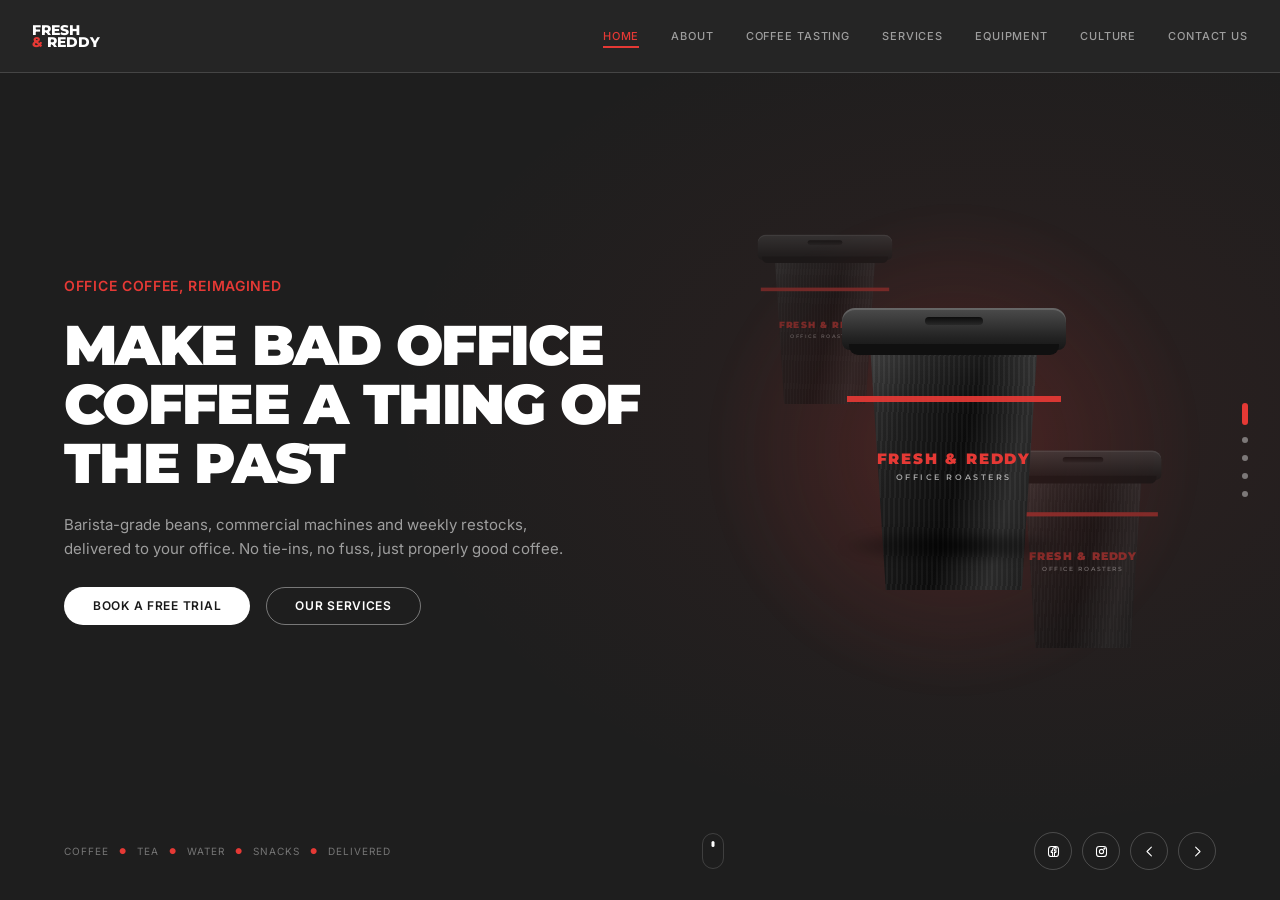
<file: index.html>
<!DOCTYPE html>
<html lang="en">
<head>
<meta charset="utf-8">
<meta name="viewport" content="width=device-width, initial-scale=1">
<script>document.documentElement.className+=" js";</script>
<title>Fresh & Reddy | Specialty Office Coffee, Tea and Pantry Supply</title>
<meta name="description" content="Premium office coffee service. Barista-grade beans, commercial machines and weekly restocks delivered to your office.">
<link rel="icon" href="assets/favicon.svg" type="image/svg+xml">
<link rel="preconnect" href="https://fonts.googleapis.com">
<link rel="preconnect" href="https://fonts.gstatic.com" crossorigin>
<link href="https://fonts.googleapis.com/css2?family=Inter:wght@400;500;600&family=Montserrat:wght@600;700;800;900&display=swap" rel="stylesheet">
<link rel="stylesheet" href="assets/css/styles.css?v=1">
</head>
<header class="site-nav">
<div class="nav-inner">
<a class="brand" href="index.html" aria-label="Fresh and Reddy home"><span class="brand-name">Fresh</span><span class="brand-name"><span class="amp">&amp;</span> Reddy</span></a>
<nav class="nav-links" aria-label="Primary"><a href="index.html" class="is-active">Home</a><a href="about.html">About</a><a href="coffee-tasting.html">Coffee Tasting</a><a href="services.html">Services</a><a href="equipment.html">Equipment</a><a href="culture.html">Culture</a><a href="contact.html">Contact Us</a></nav>
<button class="nav-toggle" aria-label="Open menu" aria-expanded="false"><span></span><span></span><span></span></button>
</div>
<div class="nav-panel"><a href="index.html" class="is-active">Home</a><a href="about.html">About</a><a href="coffee-tasting.html">Coffee Tasting</a><a href="services.html">Services</a><a href="equipment.html">Equipment</a><a href="culture.html">Culture</a><a href="contact.html">Contact Us</a></div>
</header>
<div class="pull-indicator" aria-hidden="true"><div class="ball"></div></div>
<main>
<section class="hero">
<h1 class="sr-only">Fresh and Reddy, specialty office coffee service</h1>
<div class="hero-grid">
<div class="hero-text"><div class="slides"><article class="slide is-active"><p class="eyebrow">Office coffee, reimagined</p><h1 class="display">Make bad office coffee a thing of the past</h1><p class="lede">Barista-grade beans, commercial machines and weekly restocks, delivered to your office. No tie-ins, no fuss, just properly good coffee.</p><div class="hero-actions"><a class="btn btn-primary" href="contact.html">Book a free trial</a><a class="btn btn-ghost" href="services.html">Our services</a></div></article><article class="slide"><p class="eyebrow">Specialty without the effort</p><h2 class="display">Real coffee. Zero maintenance.</h2><p class="lede">We install, service and restock every last part of it. Your team presses one button and gets a flat white worth queueing for.</p><div class="hero-actions"><a class="btn btn-primary" href="contact.html">Book a free trial</a><a class="btn btn-ghost" href="services.html">Our services</a></div></article><article class="slide"><p class="eyebrow">Roasted for the breakroom</p><h2 class="display">Your team deserves better than instant.</h2><p class="lede">Small-batch roasts from independent roasters, dialled in for your machine, your water and the way your people actually drink it.</p><div class="hero-actions"><a class="btn btn-primary" href="contact.html">Book a free trial</a><a class="btn btn-ghost" href="services.html">Our services</a></div></article><article class="slide"><p class="eyebrow">Flexible by design</p><h2 class="display">Scale up. Scale down. No drama.</h2><p class="lede">Growing fast or tightening belts, your plan flexes with you. Change quantities or pause any time with 30 days notice.</p><div class="hero-actions"><a class="btn btn-primary" href="contact.html">Book a free trial</a><a class="btn btn-ghost" href="services.html">Our services</a></div></article><article class="slide"><p class="eyebrow">The full stack</p><h2 class="display">Coffee, tea, water, snacks. Delivered.</h2><p class="lede">One supplier, one invoice, everything your pantry needs to keep people sharp and genuinely happy between meetings.</p><div class="hero-actions"><a class="btn btn-primary" href="contact.html">Book a free trial</a><a class="btn btn-ghost" href="services.html">Our services</a></div></article></div></div>
<div class="hero-visual" aria-hidden="true"><div class="cup-glow"></div><div class="cup-stage"><div class="cup-wrap small-1"><div class="cup"><div class="cup-body"></div><div class="cup-ring"></div><div class="cup-brand">FRESH <span class="amp" style="color:#e53935">&amp;</span> REDDY<small>OFFICE ROASTERS</small></div><div class="cup-lid"></div></div></div><div class="cup-wrap small-2"><div class="cup"><div class="cup-body"></div><div class="cup-ring"></div><div class="cup-brand">FRESH <span class="amp" style="color:#e53935">&amp;</span> REDDY<small>OFFICE ROASTERS</small></div><div class="cup-lid"></div></div></div><div class="cup-wrap"><div class="cup"><div class="cup-body"></div><div class="cup-ring"></div><div class="cup-brand">FRESH <span class="amp" style="color:#e53935">&amp;</span> REDDY<small>OFFICE ROASTERS</small></div><div class="cup-lid"></div></div><div class="cup-shadow"></div></div></div></div>
</div>
<div class="dots" aria-label="Slide navigation"><button class="dot is-active" aria-label="Go to slide 1" aria-current="true"></button><button class="dot" aria-label="Go to slide 2" aria-current="false"></button><button class="dot" aria-label="Go to slide 3" aria-current="false"></button><button class="dot" aria-label="Go to slide 4" aria-current="false"></button><button class="dot" aria-label="Go to slide 5" aria-current="false"></button></div>
<div class="footer-bar">
<div class="footer-bar-inner">
<div class="taxonomy"><span>Coffee</span><span class="sep">&#9679;</span><span>Tea</span><span class="sep">&#9679;</span><span>Water</span><span class="sep">&#9679;</span><span>Snacks</span><span class="sep">&#9679;</span><span>Delivered</span></div>
<div class="scroll-ind" aria-hidden="true"></div>
<div class="footer-actions">
<a class="icon-btn" href="https://www.facebook.com/" target="_blank" rel="noopener" aria-label="Facebook"><svg viewBox="0 0 24 24"><rect x="4" y="4" width="16" height="16" rx="4.5"/><path d="M13.6 20v-6.6h2.2l.4-2.6h-2.6V9.2c0-.8.2-1.3 1.4-1.3h1.3V5.6c-.6-.1-1.4-.1-2.2-.1-2.2 0-3.6 1.3-3.6 3.7v1.6H8.4v2.6h2.1V20"/></svg></a>
<a class="icon-btn" href="https://www.instagram.com/" target="_blank" rel="noopener" aria-label="Instagram"><svg viewBox="0 0 24 24"><rect x="4" y="4" width="16" height="16" rx="4.5"/><circle cx="12" cy="12" r="3.4"/><circle cx="16.7" cy="7.3" r=".9"/></svg></a>
<button class="icon-btn" data-carousel="prev" aria-label="Previous slide"><svg viewBox="0 0 24 24"><path d="M15 5l-7 7 7 7"/></svg></button>
<button class="icon-btn" data-carousel="next" aria-label="Next slide"><svg viewBox="0 0 24 24"><path d="M9 5l7 7-7 7"/></svg></button>
</div>
</div>
</div>
</section>
</main>
<script src="assets/js/main.js?v=1"></script>
</body>
</html>
</file>
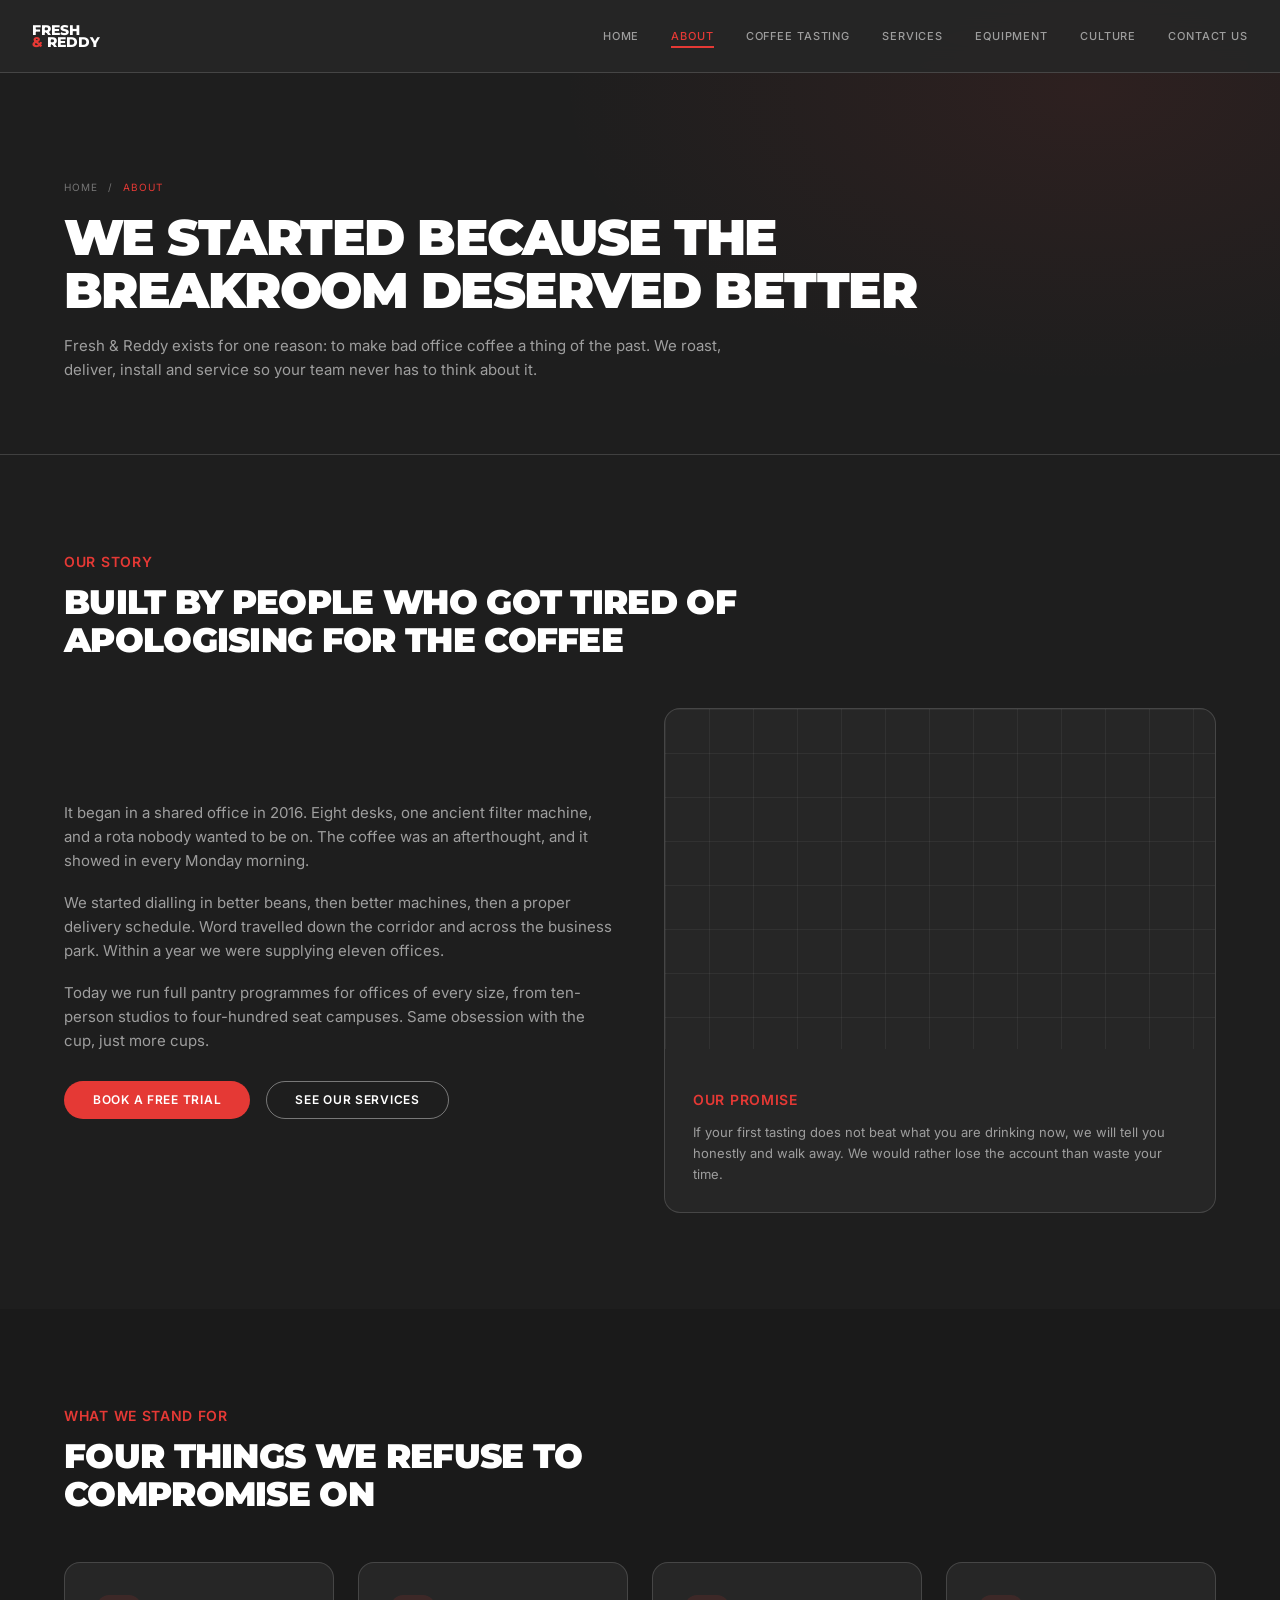
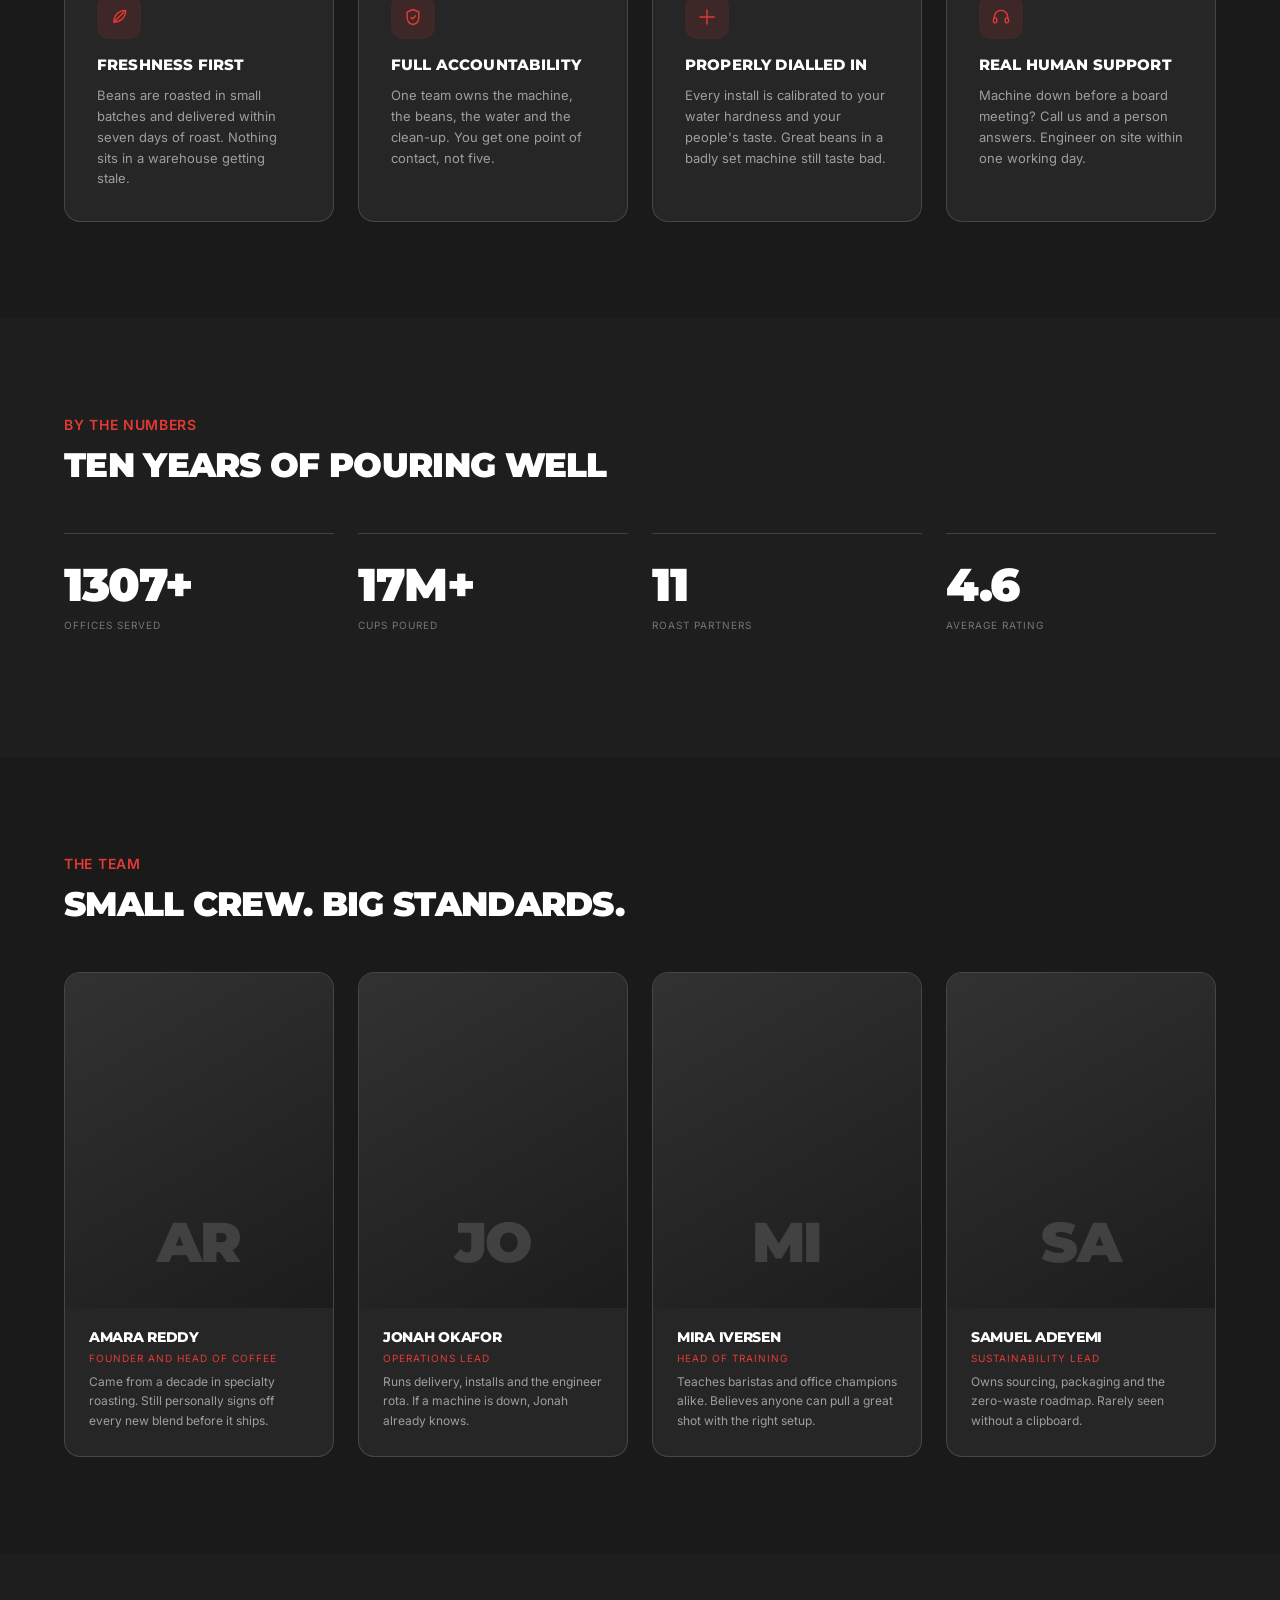
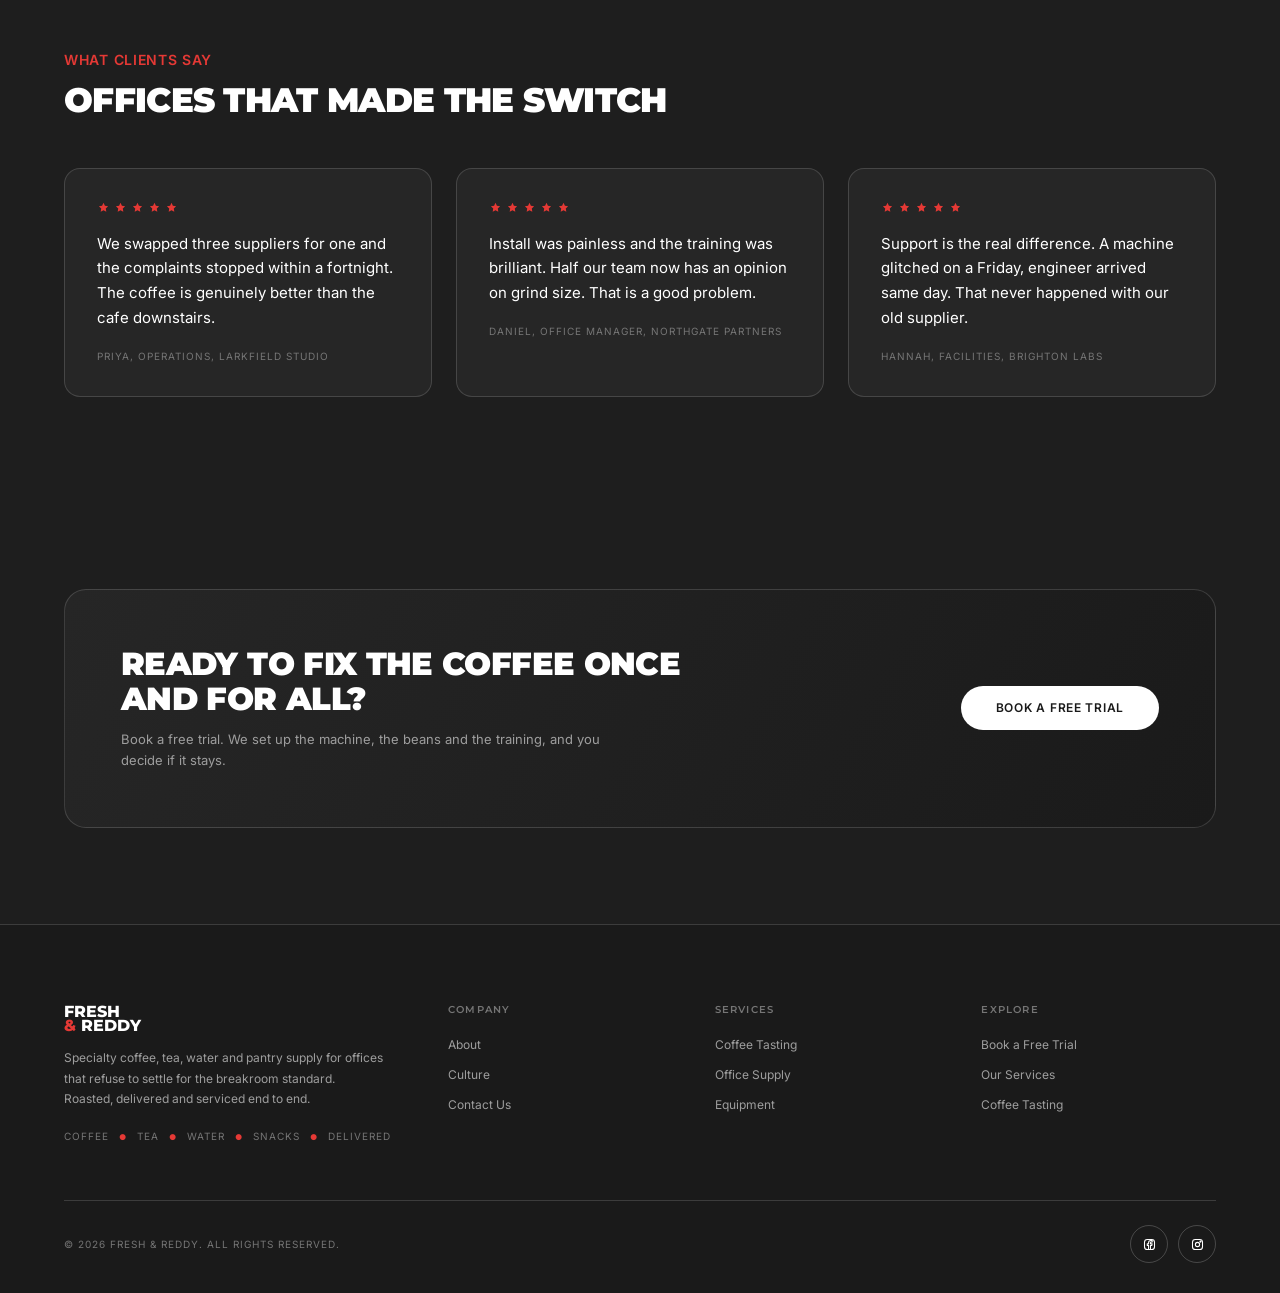
<file: about.html>
<!DOCTYPE html>
<html lang="en">
<head>
<meta charset="utf-8">
<meta name="viewport" content="width=device-width, initial-scale=1">
<script>document.documentElement.className+=" js";</script>
<title>About | Fresh & Reddy</title>
<meta name="description" content="How Fresh and Reddy became the office coffee service that offices actually recommend.">
<link rel="icon" href="assets/favicon.svg" type="image/svg+xml">
<link rel="preconnect" href="https://fonts.googleapis.com">
<link rel="preconnect" href="https://fonts.gstatic.com" crossorigin>
<link href="https://fonts.googleapis.com/css2?family=Inter:wght@400;500;600&family=Montserrat:wght@600;700;800;900&display=swap" rel="stylesheet">
<link rel="stylesheet" href="assets/css/styles.css?v=1">
</head>
<header class="site-nav">
<div class="nav-inner">
<a class="brand" href="index.html" aria-label="Fresh and Reddy home"><span class="brand-name">Fresh</span><span class="brand-name"><span class="amp">&amp;</span> Reddy</span></a>
<nav class="nav-links" aria-label="Primary"><a href="index.html">Home</a><a href="about.html" class="is-active">About</a><a href="coffee-tasting.html">Coffee Tasting</a><a href="services.html">Services</a><a href="equipment.html">Equipment</a><a href="culture.html">Culture</a><a href="contact.html">Contact Us</a></nav>
<button class="nav-toggle" aria-label="Open menu" aria-expanded="false"><span></span><span></span><span></span></button>
</div>
<div class="nav-panel"><a href="index.html">Home</a><a href="about.html" class="is-active">About</a><a href="coffee-tasting.html">Coffee Tasting</a><a href="services.html">Services</a><a href="equipment.html">Equipment</a><a href="culture.html">Culture</a><a href="contact.html">Contact Us</a></div>
</header>
<main>
<section class="page-hero">
<div class="container">
<nav class="breadcrumb"><a href="index.html">Home</a><span>/</span><span class="cur">About</span></nav>
<h1 class="page-title">We started because the breakroom deserved better</h1>
<p class="page-lede">Fresh &amp; Reddy exists for one reason: to make bad office coffee a thing of the past. We roast, deliver, install and service so your team never has to think about it.</p>
</div>
</section>
<section class="section">
<div class="container">
<div class="section-head reveal"><span class="section-tag">Our story</span><h2 class="section-title">Built by people who got tired of apologising for the coffee</h2></div>
<div class="split reveal"><div><p class="section-sub" style="margin-bottom:18px">It began in a shared office in 2016. Eight desks, one ancient filter machine, and a rota nobody wanted to be on. The coffee was an afterthought, and it showed in every Monday morning.</p><p class="section-sub" style="margin-bottom:18px">We started dialling in better beans, then better machines, then a proper delivery schedule. Word travelled down the corridor and across the business park. Within a year we were supplying eleven offices.</p><p class="section-sub">Today we run full pantry programmes for offices of every size, from ten-person studios to four-hundred seat campuses. Same obsession with the cup, just more cups.</p><div class="hero-actions" style="margin-top:28px"><a class="btn btn-red" href="contact.html">Book a free trial</a><a class="btn btn-ghost" href="services.html">See our services</a></div></div><div class="card" style="padding:0;overflow:hidden"><div class="map-grid" style="position:static;height:340px"></div><div style="padding:28px"><span class="section-tag">Our promise</span><p class="section-sub" style="margin-top:12px">If your first tasting does not beat what you are drinking now, we will tell you honestly and walk away. We would rather lose the account than waste your time.</p></div></div></div>
</div>
</section>
<section class="section alt">
<div class="container">
<div class="section-head reveal"><span class="section-tag">What we stand for</span><h2 class="section-title">Four things we refuse to compromise on</h2></div>
<div class="grid g-4"><article class="card reveal"><div class="card-icon"><svg viewBox="0 0 24 24"><path d="M20 4c0 9-6.5 14-14 14 0-9 6.5-14 14-14z"/><path d="M6 18L18 6"/></svg></div><h3>Freshness first</h3><p>Beans are roasted in small batches and delivered within seven days of roast. Nothing sits in a warehouse getting stale.</p></article><article class="card reveal"><div class="card-icon"><svg viewBox="0 0 24 24"><path d="M12 3l7 3v6c0 5-3 8.2-7 9-4-.8-7-4-7-9V6l7-3z"/><path d="M9.5 12.5l2 2 3.5-4"/></svg></div><h3>Full accountability</h3><p>One team owns the machine, the beans, the water and the clean-up. You get one point of contact, not five.</p></article><article class="card reveal"><div class="card-icon"><svg viewBox="0 0 24 24"><path d="M12 3.5v5.5M12 15v5.5M3.5 12H9M15 12h5.5"/><circle cx="12" cy="12" r="1.3"/></svg></div><h3>Properly dialled in</h3><p>Every install is calibrated to your water hardness and your people's taste. Great beans in a badly set machine still taste bad.</p></article><article class="card reveal"><div class="card-icon"><svg viewBox="0 0 24 24"><path d="M4 13v-1a8 8 0 0 1 16 0v1"/><rect x="3" y="13" width="4" height="6" rx="2"/><rect x="17" y="13" width="4" height="6" rx="2"/></svg></div><h3>Real human support</h3><p>Machine down before a board meeting? Call us and a person answers. Engineer on site within one working day.</p></article></div>
</div>
</section>
<section class="section">
<div class="container">
<div class="section-head reveal"><span class="section-tag">By the numbers</span><h2 class="section-title">Ten years of pouring well</h2></div>
<div class="stat-row reveal"><div class="stat"><div class="stat-value" data-count="1400" data-suffix="+">0+</div><div class="stat-label">Offices served</div></div><div class="stat"><div class="stat-value" data-count="18" data-suffix="M+">0M+</div><div class="stat-label">Cups poured</div></div><div class="stat"><div class="stat-value" data-count="12" data-suffix="">0</div><div class="stat-label">Roast partners</div></div><div class="stat"><div class="stat-value" data-count="4.9" data-suffix="">0</div><div class="stat-label">Average rating</div></div></div>
</div>
</section>
<section class="section alt">
<div class="container">
<div class="section-head reveal"><span class="section-tag">The team</span><h2 class="section-title">Small crew. Big standards.</h2></div>
<div class="grid g-4"><article class="person reveal"><div class="person-media"><span class="initials">AR</span></div><div class="person-body"><h3>Amara Reddy</h3><span class="person-role">Founder and Head of Coffee</span><p>Came from a decade in specialty roasting. Still personally signs off every new blend before it ships.</p></div></article><article class="person reveal"><div class="person-media"><span class="initials">JO</span></div><div class="person-body"><h3>Jonah Okafor</h3><span class="person-role">Operations Lead</span><p>Runs delivery, installs and the engineer rota. If a machine is down, Jonah already knows.</p></div></article><article class="person reveal"><div class="person-media"><span class="initials">MI</span></div><div class="person-body"><h3>Mira Iversen</h3><span class="person-role">Head of Training</span><p>Teaches baristas and office champions alike. Believes anyone can pull a great shot with the right setup.</p></div></article><article class="person reveal"><div class="person-media"><span class="initials">SA</span></div><div class="person-body"><h3>Samuel Adeyemi</h3><span class="person-role">Sustainability Lead</span><p>Owns sourcing, packaging and the zero-waste roadmap. Rarely seen without a clipboard.</p></div></article></div>
</div>
</section>
<section class="section">
<div class="container">
<div class="section-head reveal"><span class="section-tag">What clients say</span><h2 class="section-title">Offices that made the switch</h2></div>
<div class="grid g-3"><article class="quote reveal"><div class="quote-stars"><svg viewBox="0 0 24 24"><path d="M12 3.4l2.6 5.4 5.9.9-4.3 4.1 1 5.9L12 17l-5.2 2.7 1-5.9L3.5 9.7l5.9-.9z"/></svg><svg viewBox="0 0 24 24"><path d="M12 3.4l2.6 5.4 5.9.9-4.3 4.1 1 5.9L12 17l-5.2 2.7 1-5.9L3.5 9.7l5.9-.9z"/></svg><svg viewBox="0 0 24 24"><path d="M12 3.4l2.6 5.4 5.9.9-4.3 4.1 1 5.9L12 17l-5.2 2.7 1-5.9L3.5 9.7l5.9-.9z"/></svg><svg viewBox="0 0 24 24"><path d="M12 3.4l2.6 5.4 5.9.9-4.3 4.1 1 5.9L12 17l-5.2 2.7 1-5.9L3.5 9.7l5.9-.9z"/></svg><svg viewBox="0 0 24 24"><path d="M12 3.4l2.6 5.4 5.9.9-4.3 4.1 1 5.9L12 17l-5.2 2.7 1-5.9L3.5 9.7l5.9-.9z"/></svg></div><blockquote>We swapped three suppliers for one and the complaints stopped within a fortnight. The coffee is genuinely better than the cafe downstairs.</blockquote><span class="quote-by">Priya, Operations, Larkfield Studio</span></article><article class="quote reveal"><div class="quote-stars"><svg viewBox="0 0 24 24"><path d="M12 3.4l2.6 5.4 5.9.9-4.3 4.1 1 5.9L12 17l-5.2 2.7 1-5.9L3.5 9.7l5.9-.9z"/></svg><svg viewBox="0 0 24 24"><path d="M12 3.4l2.6 5.4 5.9.9-4.3 4.1 1 5.9L12 17l-5.2 2.7 1-5.9L3.5 9.7l5.9-.9z"/></svg><svg viewBox="0 0 24 24"><path d="M12 3.4l2.6 5.4 5.9.9-4.3 4.1 1 5.9L12 17l-5.2 2.7 1-5.9L3.5 9.7l5.9-.9z"/></svg><svg viewBox="0 0 24 24"><path d="M12 3.4l2.6 5.4 5.9.9-4.3 4.1 1 5.9L12 17l-5.2 2.7 1-5.9L3.5 9.7l5.9-.9z"/></svg><svg viewBox="0 0 24 24"><path d="M12 3.4l2.6 5.4 5.9.9-4.3 4.1 1 5.9L12 17l-5.2 2.7 1-5.9L3.5 9.7l5.9-.9z"/></svg></div><blockquote>Install was painless and the training was brilliant. Half our team now has an opinion on grind size. That is a good problem.</blockquote><span class="quote-by">Daniel, Office Manager, Northgate Partners</span></article><article class="quote reveal"><div class="quote-stars"><svg viewBox="0 0 24 24"><path d="M12 3.4l2.6 5.4 5.9.9-4.3 4.1 1 5.9L12 17l-5.2 2.7 1-5.9L3.5 9.7l5.9-.9z"/></svg><svg viewBox="0 0 24 24"><path d="M12 3.4l2.6 5.4 5.9.9-4.3 4.1 1 5.9L12 17l-5.2 2.7 1-5.9L3.5 9.7l5.9-.9z"/></svg><svg viewBox="0 0 24 24"><path d="M12 3.4l2.6 5.4 5.9.9-4.3 4.1 1 5.9L12 17l-5.2 2.7 1-5.9L3.5 9.7l5.9-.9z"/></svg><svg viewBox="0 0 24 24"><path d="M12 3.4l2.6 5.4 5.9.9-4.3 4.1 1 5.9L12 17l-5.2 2.7 1-5.9L3.5 9.7l5.9-.9z"/></svg><svg viewBox="0 0 24 24"><path d="M12 3.4l2.6 5.4 5.9.9-4.3 4.1 1 5.9L12 17l-5.2 2.7 1-5.9L3.5 9.7l5.9-.9z"/></svg></div><blockquote>Support is the real difference. A machine glitched on a Friday, engineer arrived same day. That never happened with our old supplier.</blockquote><span class="quote-by">Hannah, Facilities, Brighton Labs</span></article></div>
</div>
</section>
<section class="section">
<div class="container">
<div class="cta-band reveal">
<div><h2>Ready to fix the coffee once and for all?</h2><p>Book a free trial. We set up the machine, the beans and the training, and you decide if it stays.</p></div>
<a class="btn btn-primary btn-lg" href="contact.html">Book a free trial</a>
</div>
</div>
</section>
</main>
<footer class="site-footer">
<div class="container">
<div class="footer-grid">
<div class="footer-brand"><a class="brand" href="index.html"><span class="brand-name">Fresh</span><span class="brand-name"><span class="amp">&amp;</span> Reddy</span></a><p>Specialty coffee, tea, water and pantry supply for offices that refuse to settle for the breakroom standard. Roasted, delivered and serviced end to end.</p><div class="taxonomy" style="margin-top:20px"><span>Coffee</span><span class="sep">&#9679;</span><span>Tea</span><span class="sep">&#9679;</span><span>Water</span><span class="sep">&#9679;</span><span>Snacks</span><span class="sep">&#9679;</span><span>Delivered</span></div></div>
<div class="footer-col"><h4>Company</h4><a href="about.html">About</a><a href="culture.html">Culture</a><a href="contact.html">Contact Us</a></div><div class="footer-col"><h4>Services</h4><a href="coffee-tasting.html">Coffee Tasting</a><a href="services.html">Office Supply</a><a href="equipment.html">Equipment</a></div><div class="footer-col"><h4>Explore</h4><a href="contact.html">Book a Free Trial</a><a href="services.html">Our Services</a><a href="coffee-tasting.html">Coffee Tasting</a></div>
</div>
<div class="footer-bottom">
<span>&copy; <span data-year>2025</span> Fresh &amp; Reddy. All rights reserved.</span>
<div class="footer-social"><a class="icon-btn" href="https://www.facebook.com/" target="_blank" rel="noopener" aria-label="Facebook"><svg viewBox="0 0 24 24"><rect x="4" y="4" width="16" height="16" rx="4.5"/><path d="M13.6 20v-6.6h2.2l.4-2.6h-2.6V9.2c0-.8.2-1.3 1.4-1.3h1.3V5.6c-.6-.1-1.4-.1-2.2-.1-2.2 0-3.6 1.3-3.6 3.7v1.6H8.4v2.6h2.1V20"/></svg></a><a class="icon-btn" href="https://www.instagram.com/" target="_blank" rel="noopener" aria-label="Instagram"><svg viewBox="0 0 24 24"><rect x="4" y="4" width="16" height="16" rx="4.5"/><circle cx="12" cy="12" r="3.4"/><circle cx="16.7" cy="7.3" r=".9"/></svg></a></div>
</div>
</div>
</footer>
<script src="assets/js/main.js?v=1"></script>
</body>
</html>
</file>
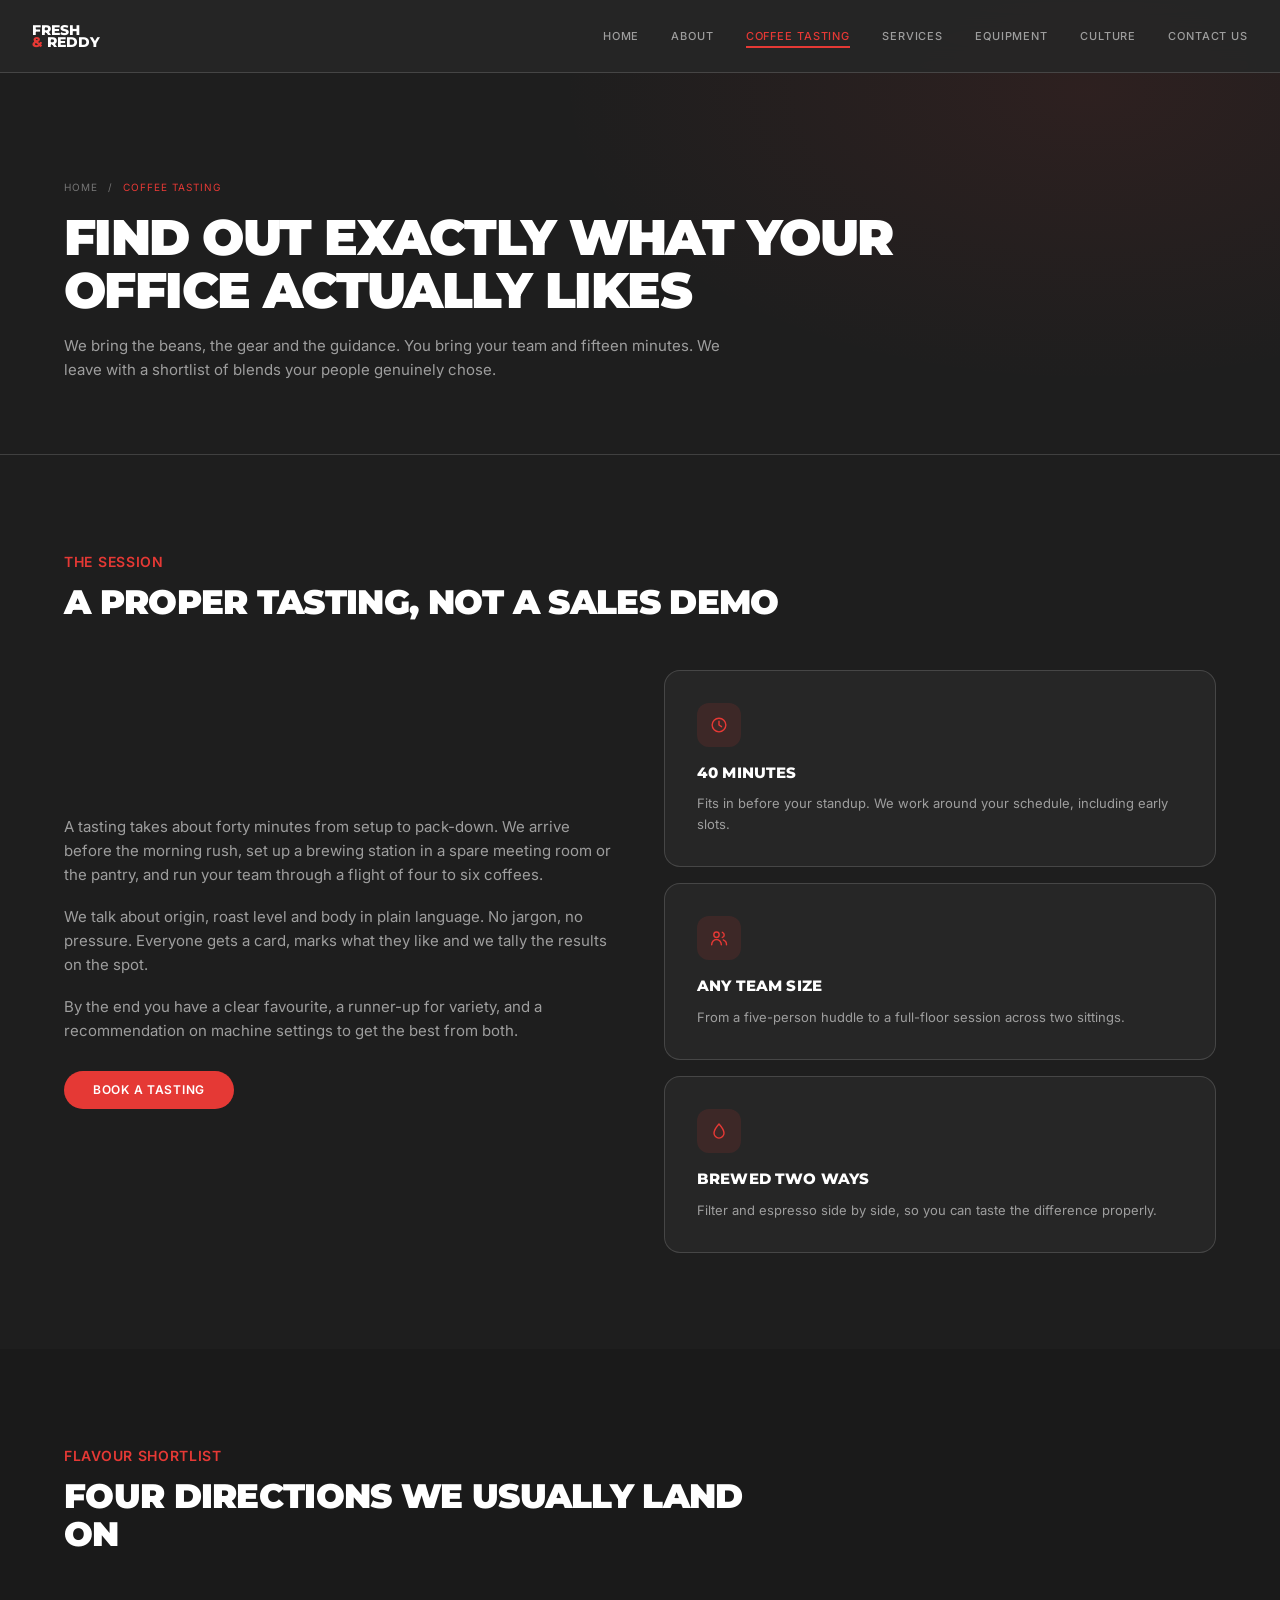
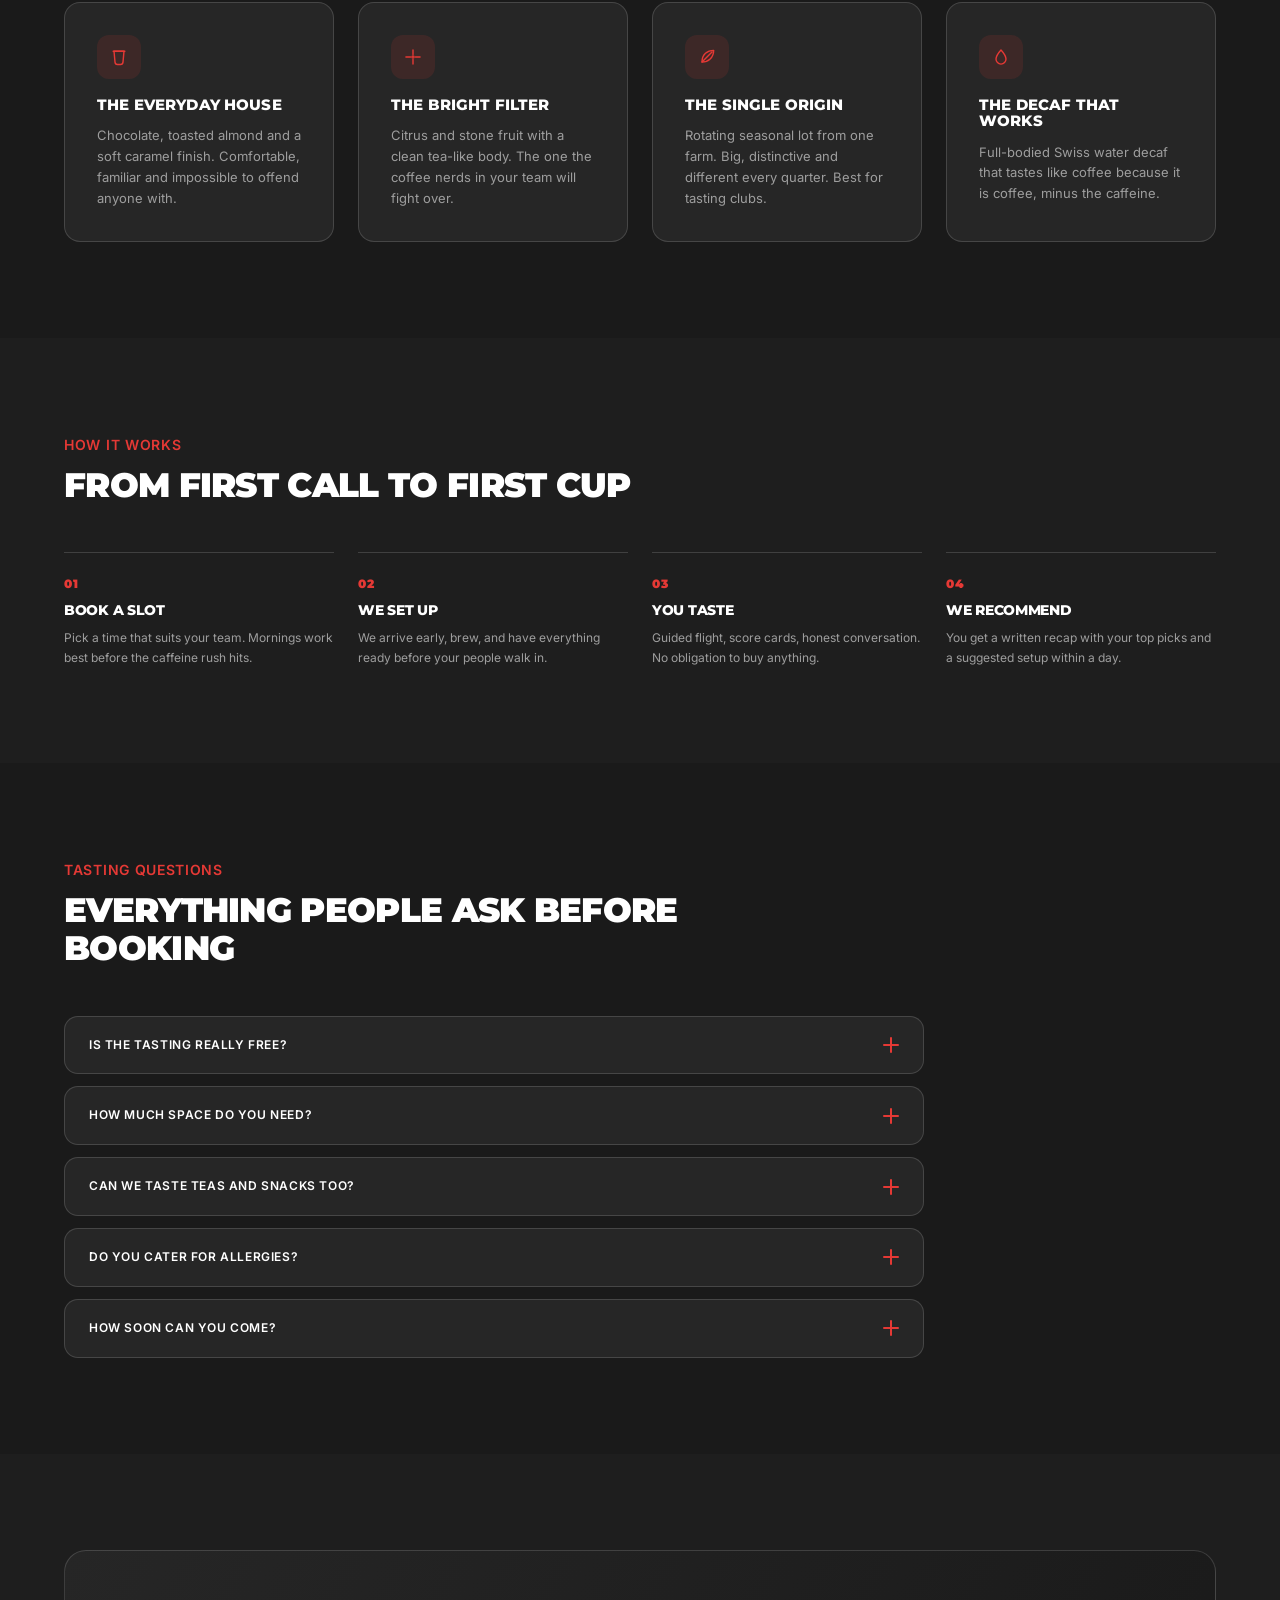
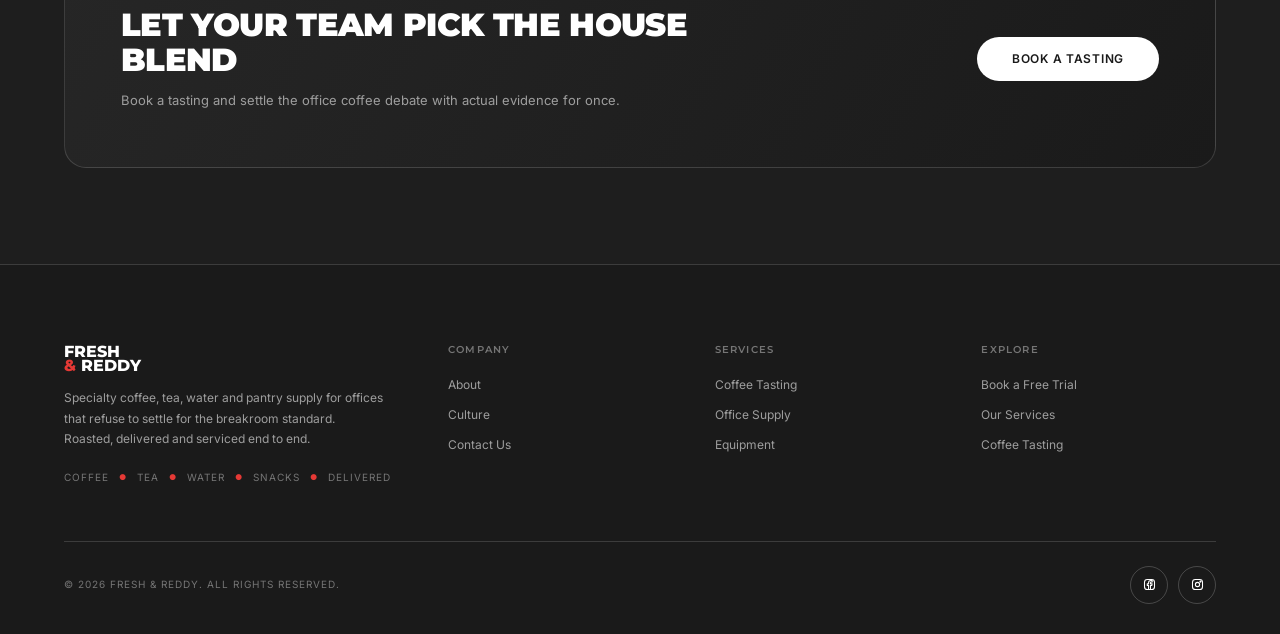
<file: coffee-tasting.html>
<!DOCTYPE html>
<html lang="en">
<head>
<meta charset="utf-8">
<meta name="viewport" content="width=device-width, initial-scale=1">
<script>document.documentElement.className+=" js";</script>
<title>Coffee Tasting | Fresh & Reddy</title>
<meta name="description" content="Book a free guided coffee tasting for your office. We bring the beans and the gear, you bring the team.">
<link rel="icon" href="assets/favicon.svg" type="image/svg+xml">
<link rel="preconnect" href="https://fonts.googleapis.com">
<link rel="preconnect" href="https://fonts.gstatic.com" crossorigin>
<link href="https://fonts.googleapis.com/css2?family=Inter:wght@400;500;600&family=Montserrat:wght@600;700;800;900&display=swap" rel="stylesheet">
<link rel="stylesheet" href="assets/css/styles.css?v=1">
</head>
<header class="site-nav">
<div class="nav-inner">
<a class="brand" href="index.html" aria-label="Fresh and Reddy home"><span class="brand-name">Fresh</span><span class="brand-name"><span class="amp">&amp;</span> Reddy</span></a>
<nav class="nav-links" aria-label="Primary"><a href="index.html">Home</a><a href="about.html">About</a><a href="coffee-tasting.html" class="is-active">Coffee Tasting</a><a href="services.html">Services</a><a href="equipment.html">Equipment</a><a href="culture.html">Culture</a><a href="contact.html">Contact Us</a></nav>
<button class="nav-toggle" aria-label="Open menu" aria-expanded="false"><span></span><span></span><span></span></button>
</div>
<div class="nav-panel"><a href="index.html">Home</a><a href="about.html">About</a><a href="coffee-tasting.html" class="is-active">Coffee Tasting</a><a href="services.html">Services</a><a href="equipment.html">Equipment</a><a href="culture.html">Culture</a><a href="contact.html">Contact Us</a></div>
</header>
<main>
<section class="page-hero">
<div class="container">
<nav class="breadcrumb"><a href="index.html">Home</a><span>/</span><span class="cur">Coffee Tasting</span></nav>
<h1 class="page-title">Find out exactly what your office actually likes</h1>
<p class="page-lede">We bring the beans, the gear and the guidance. You bring your team and fifteen minutes. We leave with a shortlist of blends your people genuinely chose.</p>
</div>
</section>
<section class="section">
<div class="container">
<div class="section-head reveal"><span class="section-tag">The session</span><h2 class="section-title">A proper tasting, not a sales demo</h2></div>
<div class="split reveal"><div><p class="section-sub" style="margin-bottom:18px">A tasting takes about forty minutes from setup to pack-down. We arrive before the morning rush, set up a brewing station in a spare meeting room or the pantry, and run your team through a flight of four to six coffees.</p><p class="section-sub" style="margin-bottom:18px">We talk about origin, roast level and body in plain language. No jargon, no pressure. Everyone gets a card, marks what they like and we tally the results on the spot.</p><p class="section-sub">By the end you have a clear favourite, a runner-up for variety, and a recommendation on machine settings to get the best from both.</p><div class="hero-actions" style="margin-top:28px"><a class="btn btn-red" href="contact.html">Book a tasting</a></div></div><div class="grid" style="gap:16px"><article class="card reveal"><div class="card-icon"><svg viewBox="0 0 24 24"><circle cx="12" cy="12" r="8.2"/><path d="M12 7.4V12l3 2"/></svg></div><h3>40 minutes</h3><p>Fits in before your standup. We work around your schedule, including early slots.</p></article><article class="card reveal"><div class="card-icon"><svg viewBox="0 0 24 24"><circle cx="9" cy="8" r="3.2"/><path d="M3.2 20c0-3.4 2.6-6.2 5.8-6.2S14.8 16.6 14.8 20"/><path d="M16 5.2a3.2 3.2 0 0 1 0 6.1"/><path d="M21 20c0-2.6-1.6-4.8-3.9-5.7"/></svg></div><h3>Any team size</h3><p>From a five-person huddle to a full-floor session across two sittings.</p></article><article class="card reveal"><div class="card-icon"><svg viewBox="0 0 24 24"><path d="M12 3.5s6 6.6 6 11a6 6 0 0 1-12 0c0-4.4 6-11 6-11z"/></svg></div><h3>Brewed two ways</h3><p>Filter and espresso side by side, so you can taste the difference properly.</p></article></div></div>
</div>
</section>
<section class="section alt">
<div class="container">
<div class="section-head reveal"><span class="section-tag">Flavour shortlist</span><h2 class="section-title">Four directions we usually land on</h2></div>
<div class="grid g-4"><article class="card reveal"><div class="card-icon"><svg viewBox="0 0 24 24"><path d="M6 5h12l-1.2 13.2A3 3 0 0 1 13.8 21h-3.6a3 3 0 0 1-3-2.8L6 5z"/><path d="M5 5h14"/></svg></div><h3>The Everyday House</h3><p>Chocolate, toasted almond and a soft caramel finish. Comfortable, familiar and impossible to offend anyone with.</p></article><article class="card reveal"><div class="card-icon"><svg viewBox="0 0 24 24"><path d="M12 3.5v5.5M12 15v5.5M3.5 12H9M15 12h5.5"/><circle cx="12" cy="12" r="1.3"/></svg></div><h3>The Bright Filter</h3><p>Citrus and stone fruit with a clean tea-like body. The one the coffee nerds in your team will fight over.</p></article><article class="card reveal"><div class="card-icon"><svg viewBox="0 0 24 24"><path d="M20 4c0 9-6.5 14-14 14 0-9 6.5-14 14-14z"/><path d="M6 18L18 6"/></svg></div><h3>The Single Origin</h3><p>Rotating seasonal lot from one farm. Big, distinctive and different every quarter. Best for tasting clubs.</p></article><article class="card reveal"><div class="card-icon"><svg viewBox="0 0 24 24"><path d="M12 3.5s6 6.6 6 11a6 6 0 0 1-12 0c0-4.4 6-11 6-11z"/></svg></div><h3>The Decaf That Works</h3><p>Full-bodied Swiss water decaf that tastes like coffee because it is coffee, minus the caffeine.</p></article></div>
</div>
</section>
<section class="section">
<div class="container">
<div class="section-head reveal"><span class="section-tag">How it works</span><h2 class="section-title">From first call to first cup</h2></div>
<div class="steps reveal"><div class="step"><span class="step-num">01</span><h3>Book a slot</h3><p>Pick a time that suits your team. Mornings work best before the caffeine rush hits.</p></div><div class="step"><span class="step-num">02</span><h3>We set up</h3><p>We arrive early, brew, and have everything ready before your people walk in.</p></div><div class="step"><span class="step-num">03</span><h3>You taste</h3><p>Guided flight, score cards, honest conversation. No obligation to buy anything.</p></div><div class="step"><span class="step-num">04</span><h3>We recommend</h3><p>You get a written recap with your top picks and a suggested setup within a day.</p></div></div>
</div>
</section>
<section class="section alt">
<div class="container">
<div class="section-head reveal"><span class="section-tag">Tasting questions</span><h2 class="section-title">Everything people ask before booking</h2></div>
<div class="faq reveal"><div class="faq-item"><button class="faq-q" aria-expanded="false">Is the tasting really free?<span class="faq-icon"></span></button><div class="faq-a"><p>Yes. There is no charge and no obligation. If nothing appeals, you keep the notes and we part on good terms.</p></div></div><div class="faq-item"><button class="faq-q" aria-expanded="false">How much space do you need?<span class="faq-icon"></span></button><div class="faq-a"><p>A kitchen counter or a meeting room table. We bring our own brewing gear, cups and water.</p></div></div><div class="faq-item"><button class="faq-q" aria-expanded="false">Can we taste teas and snacks too?<span class="faq-icon"></span></button><div class="faq-a"><p>Absolutely. Most offices add a tea and snack flight to the same session at no extra cost.</p></div></div><div class="faq-item"><button class="faq-q" aria-expanded="false">Do you cater for allergies?<span class="faq-icon"></span></button><div class="faq-a"><p>Tell us in advance and we will bring alternatives. Oat and soy milk come as standard, and we confirm any flavourings used.</p></div></div><div class="faq-item"><button class="faq-q" aria-expanded="false">How soon can you come?<span class="faq-icon"></span></button><div class="faq-a"><p>Usually within five working days across our main service areas. Tight deadlines can often be accommodated, just ask.</p></div></div></div>
</div>
</section>
<section class="section">
<div class="container">
<div class="cta-band reveal">
<div><h2>Let your team pick the house blend</h2><p>Book a tasting and settle the office coffee debate with actual evidence for once.</p></div>
<a class="btn btn-primary btn-lg" href="contact.html">Book a tasting</a>
</div>
</div>
</section>
</main>
<footer class="site-footer">
<div class="container">
<div class="footer-grid">
<div class="footer-brand"><a class="brand" href="index.html"><span class="brand-name">Fresh</span><span class="brand-name"><span class="amp">&amp;</span> Reddy</span></a><p>Specialty coffee, tea, water and pantry supply for offices that refuse to settle for the breakroom standard. Roasted, delivered and serviced end to end.</p><div class="taxonomy" style="margin-top:20px"><span>Coffee</span><span class="sep">&#9679;</span><span>Tea</span><span class="sep">&#9679;</span><span>Water</span><span class="sep">&#9679;</span><span>Snacks</span><span class="sep">&#9679;</span><span>Delivered</span></div></div>
<div class="footer-col"><h4>Company</h4><a href="about.html">About</a><a href="culture.html">Culture</a><a href="contact.html">Contact Us</a></div><div class="footer-col"><h4>Services</h4><a href="coffee-tasting.html">Coffee Tasting</a><a href="services.html">Office Supply</a><a href="equipment.html">Equipment</a></div><div class="footer-col"><h4>Explore</h4><a href="contact.html">Book a Free Trial</a><a href="services.html">Our Services</a><a href="coffee-tasting.html">Coffee Tasting</a></div>
</div>
<div class="footer-bottom">
<span>&copy; <span data-year>2025</span> Fresh &amp; Reddy. All rights reserved.</span>
<div class="footer-social"><a class="icon-btn" href="https://www.facebook.com/" target="_blank" rel="noopener" aria-label="Facebook"><svg viewBox="0 0 24 24"><rect x="4" y="4" width="16" height="16" rx="4.5"/><path d="M13.6 20v-6.6h2.2l.4-2.6h-2.6V9.2c0-.8.2-1.3 1.4-1.3h1.3V5.6c-.6-.1-1.4-.1-2.2-.1-2.2 0-3.6 1.3-3.6 3.7v1.6H8.4v2.6h2.1V20"/></svg></a><a class="icon-btn" href="https://www.instagram.com/" target="_blank" rel="noopener" aria-label="Instagram"><svg viewBox="0 0 24 24"><rect x="4" y="4" width="16" height="16" rx="4.5"/><circle cx="12" cy="12" r="3.4"/><circle cx="16.7" cy="7.3" r=".9"/></svg></a></div>
</div>
</div>
</footer>
<script src="assets/js/main.js?v=1"></script>
</body>
</html>
</file>
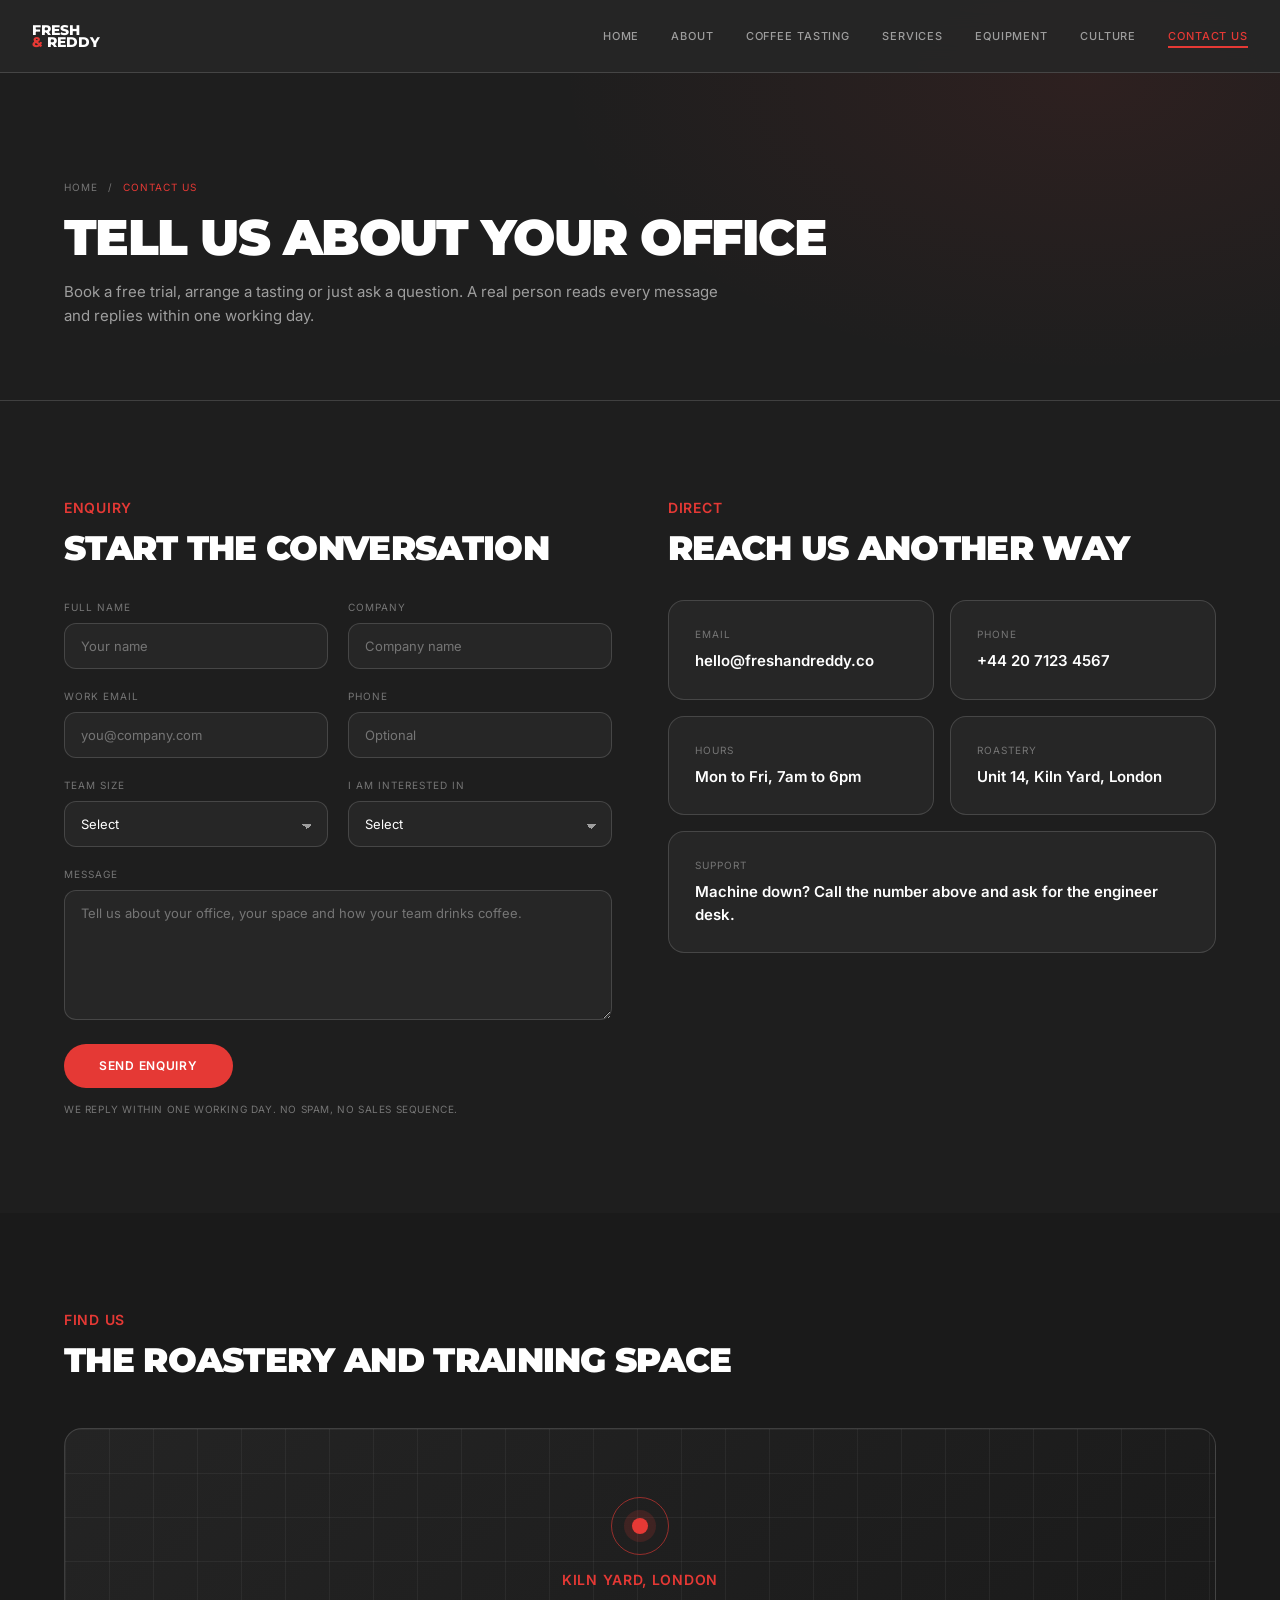
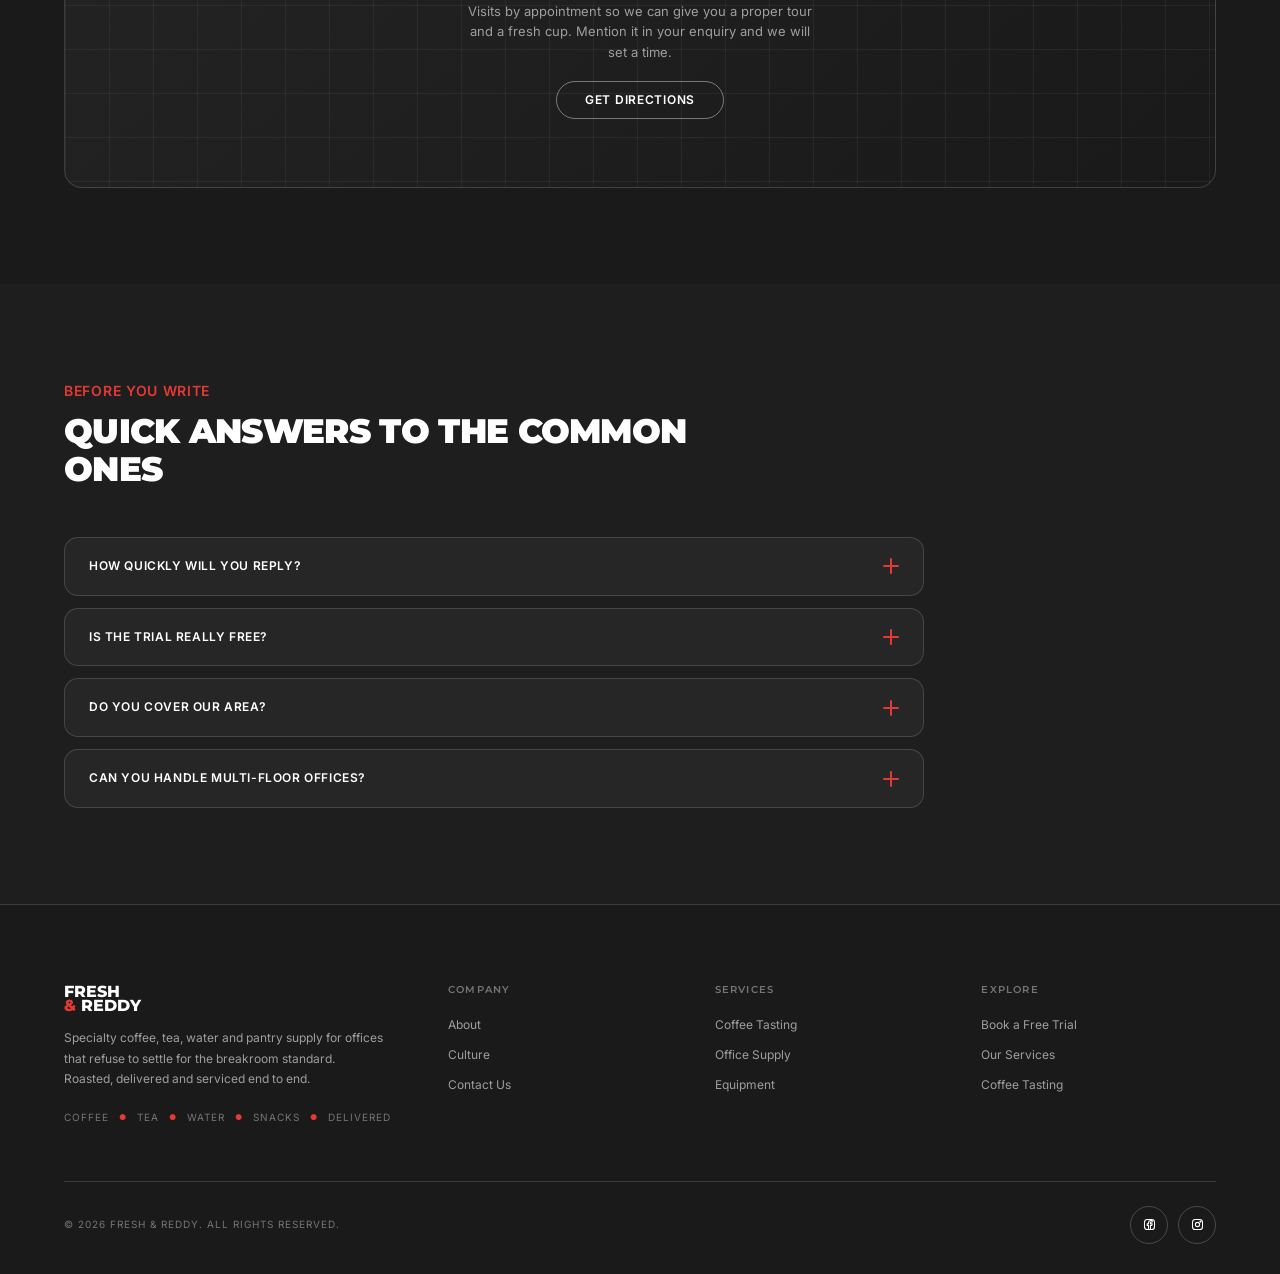
<file: contact.html>
<!DOCTYPE html>
<html lang="en">
<head>
<meta charset="utf-8">
<meta name="viewport" content="width=device-width, initial-scale=1">
<script>document.documentElement.className+=" js";</script>
<title>Contact Us | Fresh & Reddy</title>
<meta name="description" content="Book a free office coffee trial, arrange a tasting or ask a question. We reply within one working day.">
<link rel="icon" href="assets/favicon.svg" type="image/svg+xml">
<link rel="preconnect" href="https://fonts.googleapis.com">
<link rel="preconnect" href="https://fonts.gstatic.com" crossorigin>
<link href="https://fonts.googleapis.com/css2?family=Inter:wght@400;500;600&family=Montserrat:wght@600;700;800;900&display=swap" rel="stylesheet">
<link rel="stylesheet" href="assets/css/styles.css?v=1">
</head>
<header class="site-nav">
<div class="nav-inner">
<a class="brand" href="index.html" aria-label="Fresh and Reddy home"><span class="brand-name">Fresh</span><span class="brand-name"><span class="amp">&amp;</span> Reddy</span></a>
<nav class="nav-links" aria-label="Primary"><a href="index.html">Home</a><a href="about.html">About</a><a href="coffee-tasting.html">Coffee Tasting</a><a href="services.html">Services</a><a href="equipment.html">Equipment</a><a href="culture.html">Culture</a><a href="contact.html" class="is-active">Contact Us</a></nav>
<button class="nav-toggle" aria-label="Open menu" aria-expanded="false"><span></span><span></span><span></span></button>
</div>
<div class="nav-panel"><a href="index.html">Home</a><a href="about.html">About</a><a href="coffee-tasting.html">Coffee Tasting</a><a href="services.html">Services</a><a href="equipment.html">Equipment</a><a href="culture.html">Culture</a><a href="contact.html" class="is-active">Contact Us</a></div>
</header>
<main>
<section class="page-hero">
<div class="container">
<nav class="breadcrumb"><a href="index.html">Home</a><span>/</span><span class="cur">Contact Us</span></nav>
<h1 class="page-title">Tell us about your office</h1>
<p class="page-lede">Book a free trial, arrange a tasting or just ask a question. A real person reads every message and replies within one working day.</p>
</div>
</section>
<section class="section">
<div class="container">
<div class="split" style="align-items:start;gap:56px">
<div class="reveal"><div class="section-head" style="margin-bottom:32px"><span class="section-tag">Enquiry</span><h2 class="section-title">Start the conversation</h2></div><div class="form-success" role="status" aria-live="polite"></div>
<form novalidate data-validate data-success="Thanks. Your request is in and the team will be in touch within one working day.">
<div class="form-grid">
<div class="field"><label for="c-name">Full name</label><input id="c-name" name="name" type="text" placeholder="Your name" required><span class="field-error">Please enter your name</span></div>
<div class="field"><label for="c-company">Company</label><input id="c-company" name="company" type="text" placeholder="Company name" required><span class="field-error">Please enter your company</span></div>
<div class="field"><label for="c-email">Work email</label><input id="c-email" name="email" type="email" placeholder="you@company.com" required><span class="field-error">Please enter a valid email</span></div>
<div class="field"><label for="c-phone">Phone</label><input id="c-phone" name="phone" type="text" placeholder="Optional"><span class="field-error">Please check this field</span></div>
<div class="field"><label for="c-size">Team size</label><select id="c-size" name="size" required><option value="">Select</option><option>1 to 25</option><option>26 to 75</option><option>76 to 150</option><option>150+</option></select><span class="field-error">Please select a team size</span></div>
<div class="field"><label for="c-interest">I am interested in</label><select id="c-interest" name="interest" required><option value="">Select</option><option>Book a free trial</option><option>Book a coffee tasting</option><option>Office supply plan</option><option>Equipment and servicing</option><option>Arrange a roastery visit</option><option>Something else</option></select><span class="field-error">Please choose an option</span></div>
<div class="field wide"><label for="c-message">Message</label><textarea id="c-message" name="message" placeholder="Tell us about your office, your space and how your team drinks coffee." required></textarea><span class="field-error">Please add a short message</span></div>
</div>
<button class="btn btn-red btn-lg" type="submit" style="margin-top:24px">Send enquiry</button>
<p class="form-note" style="margin-top:14px">We reply within one working day. No spam, no sales sequence.</p>
</form></div>
<div class="reveal"><div class="section-head" style="margin-bottom:32px"><span class="section-tag">Direct</span><h2 class="section-title">Reach us another way</h2></div><div class="grid g-2" style="gap:16px"><div class="info-card"><span class="k">Email</span><a class="v" href="mailto:hello@freshandreddy.co">hello@freshandreddy.co</a></div><div class="info-card"><span class="k">Phone</span><a class="v" href="tel:+442071234567">+44 20 7123 4567</a></div><div class="info-card"><span class="k">Hours</span><span class="v">Mon to Fri, 7am to 6pm</span></div><div class="info-card"><span class="k">Roastery</span><span class="v">Unit 14, Kiln Yard, London</span></div><div class="info-card" style="grid-column:1/-1"><span class="k">Support</span><span class="v">Machine down? Call the number above and ask for the engineer desk.</span></div></div></div>
</div>
</div>
</section>
<section class="section alt">
<div class="container">
<div class="section-head reveal"><span class="section-tag">Find us</span><h2 class="section-title">The roastery and training space</h2></div>
<div class="map-card reveal"><div class="map-grid"></div><div class="map-pin"><div class="ring"><div class="core"></div></div><div><span class="section-tag">Kiln Yard, London</span><p style="color:var(--muted);margin-top:10px;max-width:360px;font-size:.8125rem;line-height:1.6">Visits by appointment so we can give you a proper tour and a fresh cup. Mention it in your enquiry and we will set a time.</p><a class="btn btn-ghost" style="margin-top:18px" href="https://www.google.com/maps" target="_blank" rel="noopener">Get directions</a></div></div></div>
</div>
</section>
<section class="section">
<div class="container">
<div class="section-head reveal"><span class="section-tag">Before you write</span><h2 class="section-title">Quick answers to the common ones</h2></div>
<div class="faq reveal"><div class="faq-item"><button class="faq-q" aria-expanded="false">How quickly will you reply?<span class="faq-icon"></span></button><div class="faq-a"><p>Within one working day, and usually much sooner during office hours.</p></div></div><div class="faq-item"><button class="faq-q" aria-expanded="false">Is the trial really free?<span class="faq-icon"></span></button><div class="faq-a"><p>Yes. Machines, beans, installation and training are free for the trial period. You only pay if you decide to continue.</p></div></div><div class="faq-item"><button class="faq-q" aria-expanded="false">Do you cover our area?<span class="faq-icon"></span></button><div class="faq-a"><p>We deliver across London and the South East, with partner coverage further afield. Ask and we will be honest about lead times.</p></div></div><div class="faq-item"><button class="faq-q" aria-expanded="false">Can you handle multi-floor offices?<span class="faq-icon"></span></button><div class="faq-a"><p>Absolutely. We plan floor by floor and often run several machines on one account.</p></div></div></div>
</div>
</section>
</main>
<footer class="site-footer">
<div class="container">
<div class="footer-grid">
<div class="footer-brand"><a class="brand" href="index.html"><span class="brand-name">Fresh</span><span class="brand-name"><span class="amp">&amp;</span> Reddy</span></a><p>Specialty coffee, tea, water and pantry supply for offices that refuse to settle for the breakroom standard. Roasted, delivered and serviced end to end.</p><div class="taxonomy" style="margin-top:20px"><span>Coffee</span><span class="sep">&#9679;</span><span>Tea</span><span class="sep">&#9679;</span><span>Water</span><span class="sep">&#9679;</span><span>Snacks</span><span class="sep">&#9679;</span><span>Delivered</span></div></div>
<div class="footer-col"><h4>Company</h4><a href="about.html">About</a><a href="culture.html">Culture</a><a href="contact.html">Contact Us</a></div><div class="footer-col"><h4>Services</h4><a href="coffee-tasting.html">Coffee Tasting</a><a href="services.html">Office Supply</a><a href="equipment.html">Equipment</a></div><div class="footer-col"><h4>Explore</h4><a href="contact.html">Book a Free Trial</a><a href="services.html">Our Services</a><a href="coffee-tasting.html">Coffee Tasting</a></div>
</div>
<div class="footer-bottom">
<span>&copy; <span data-year>2025</span> Fresh &amp; Reddy. All rights reserved.</span>
<div class="footer-social"><a class="icon-btn" href="https://www.facebook.com/" target="_blank" rel="noopener" aria-label="Facebook"><svg viewBox="0 0 24 24"><rect x="4" y="4" width="16" height="16" rx="4.5"/><path d="M13.6 20v-6.6h2.2l.4-2.6h-2.6V9.2c0-.8.2-1.3 1.4-1.3h1.3V5.6c-.6-.1-1.4-.1-2.2-.1-2.2 0-3.6 1.3-3.6 3.7v1.6H8.4v2.6h2.1V20"/></svg></a><a class="icon-btn" href="https://www.instagram.com/" target="_blank" rel="noopener" aria-label="Instagram"><svg viewBox="0 0 24 24"><rect x="4" y="4" width="16" height="16" rx="4.5"/><circle cx="12" cy="12" r="3.4"/><circle cx="16.7" cy="7.3" r=".9"/></svg></a></div>
</div>
</div>
</footer>
<script src="assets/js/main.js?v=1"></script>
</body>
</html>
</file>
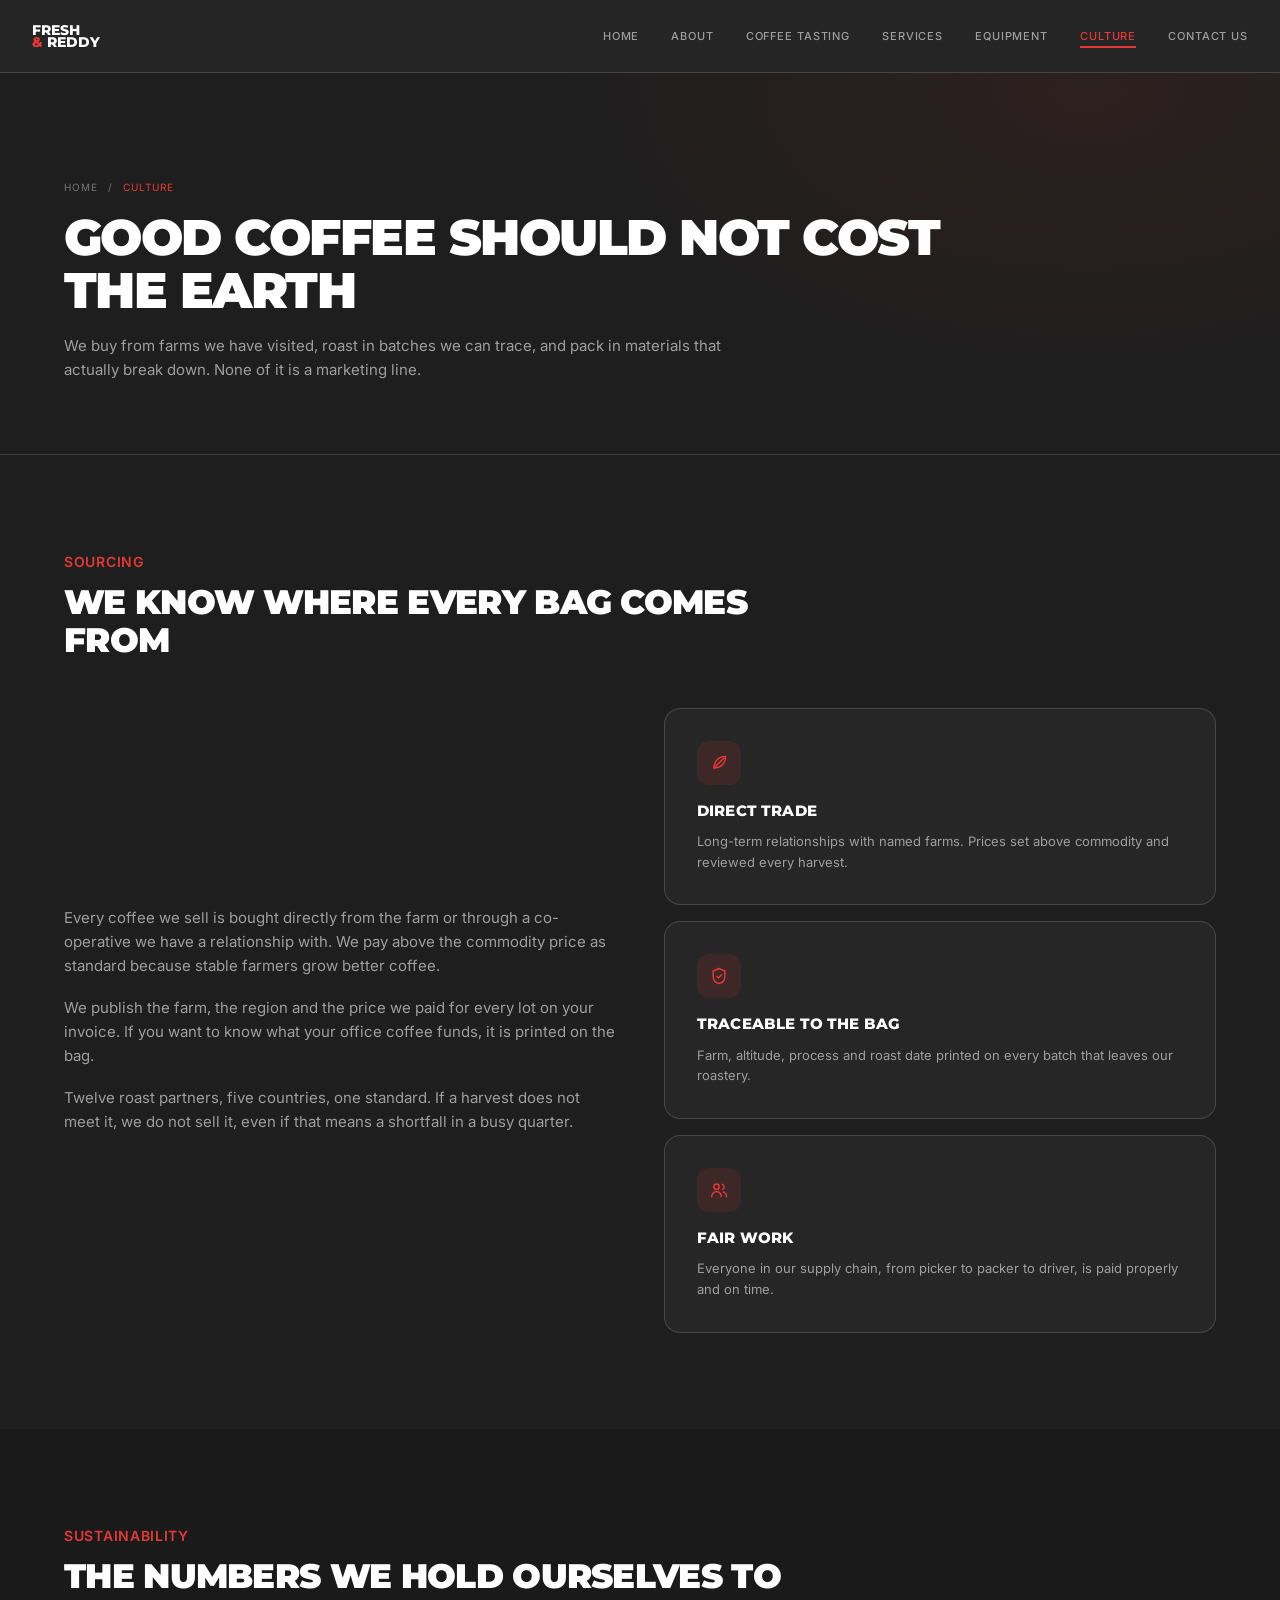
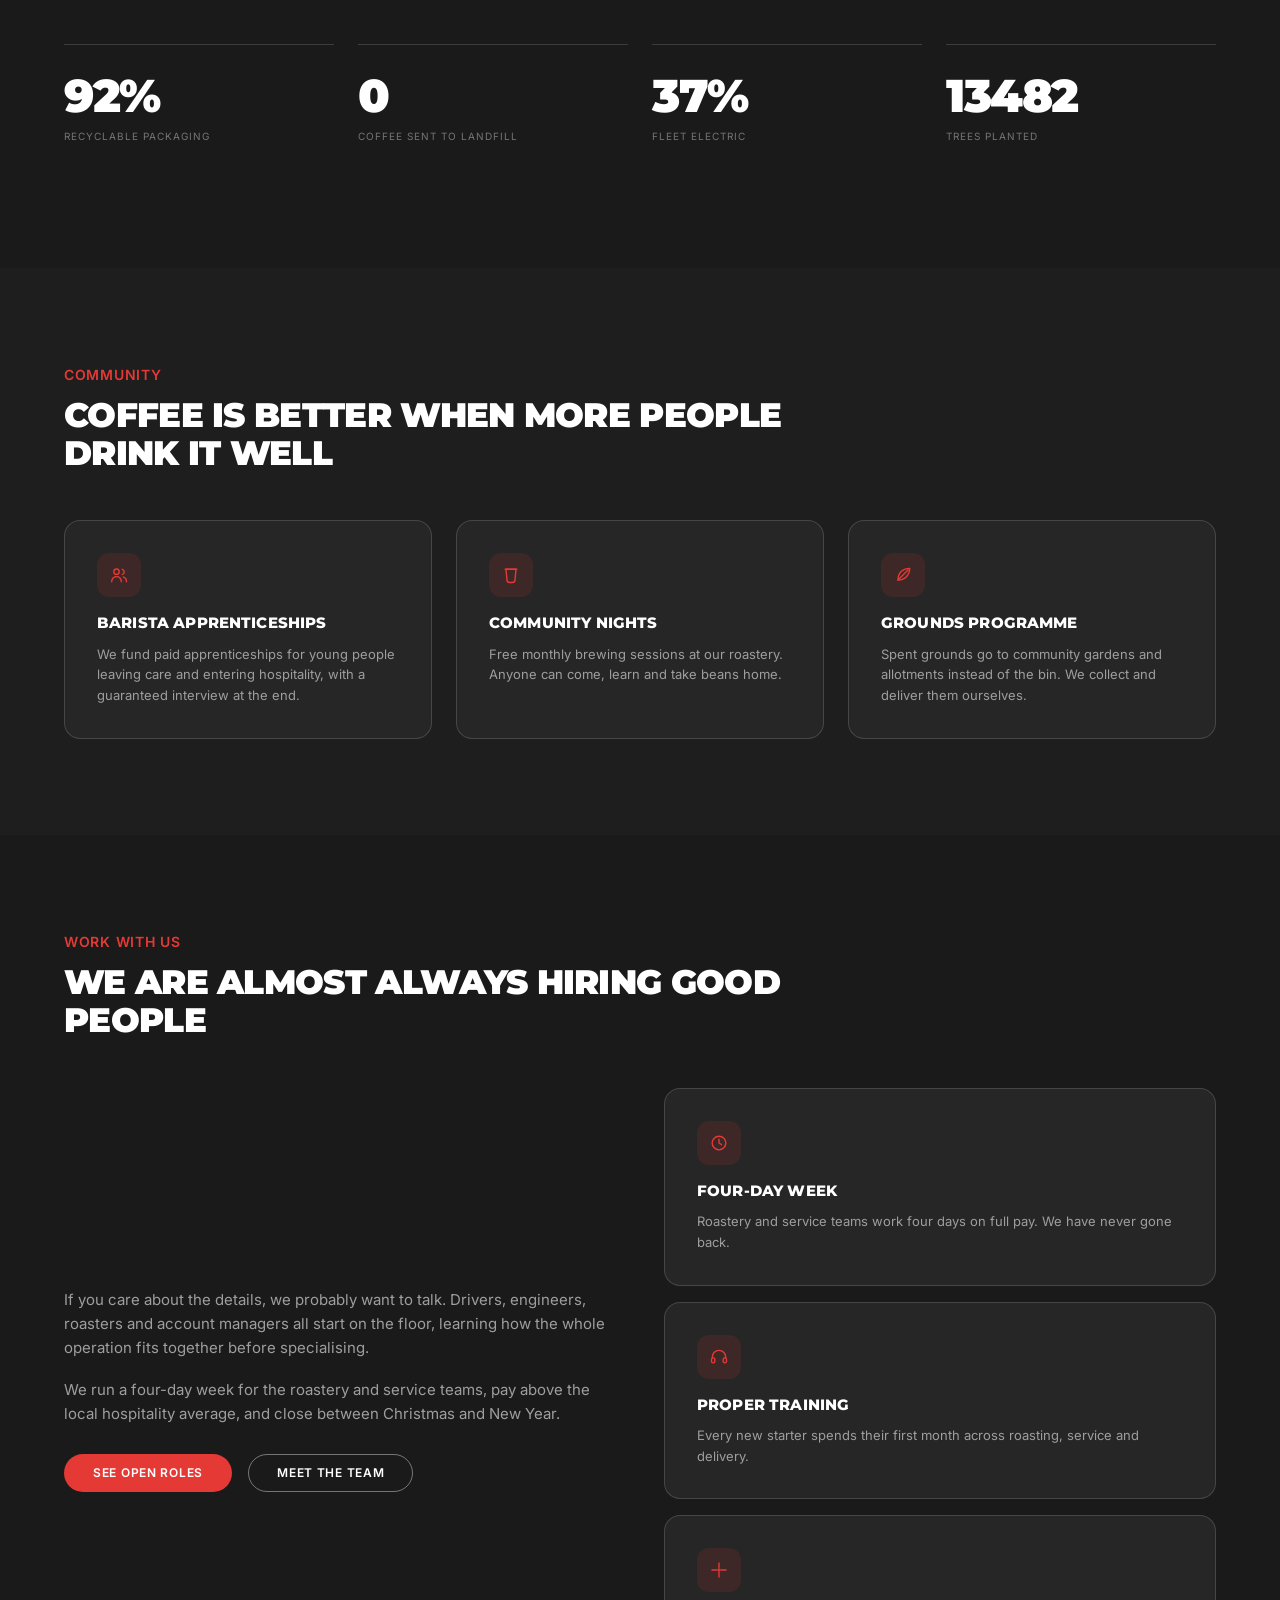
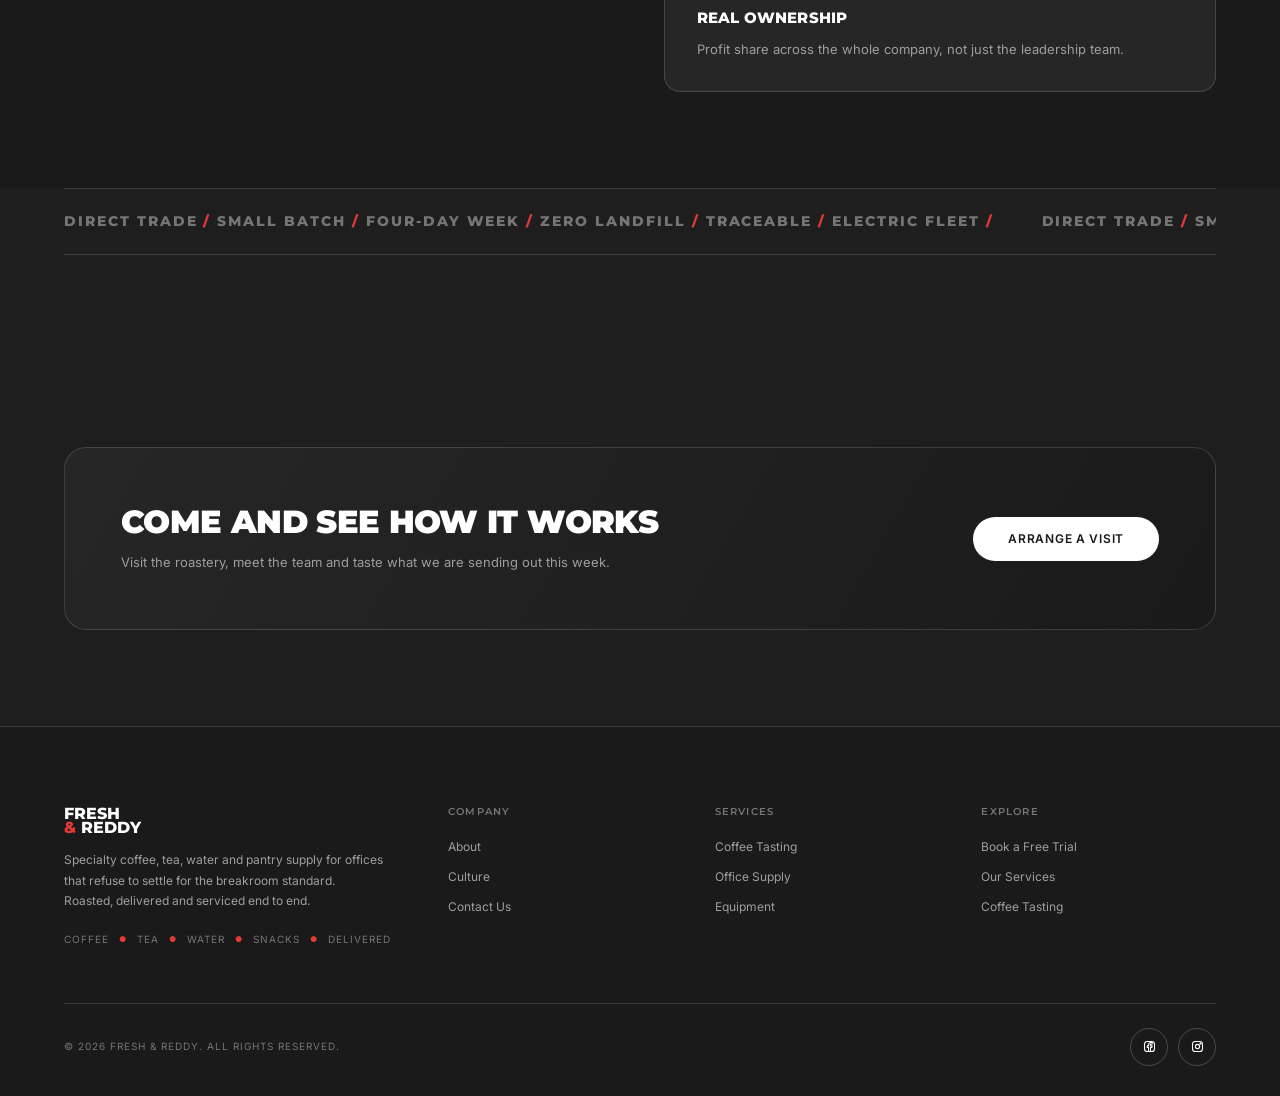
<file: culture.html>
<!DOCTYPE html>
<html lang="en">
<head>
<meta charset="utf-8">
<meta name="viewport" content="width=device-width, initial-scale=1">
<script>document.documentElement.className+=" js";</script>
<title>Culture | Fresh & Reddy</title>
<meta name="description" content="How Fresh and Reddy sources, roasts and packages coffee, and how we treat the people who make it.">
<link rel="icon" href="assets/favicon.svg" type="image/svg+xml">
<link rel="preconnect" href="https://fonts.googleapis.com">
<link rel="preconnect" href="https://fonts.gstatic.com" crossorigin>
<link href="https://fonts.googleapis.com/css2?family=Inter:wght@400;500;600&family=Montserrat:wght@600;700;800;900&display=swap" rel="stylesheet">
<link rel="stylesheet" href="assets/css/styles.css?v=1">
</head>
<header class="site-nav">
<div class="nav-inner">
<a class="brand" href="index.html" aria-label="Fresh and Reddy home"><span class="brand-name">Fresh</span><span class="brand-name"><span class="amp">&amp;</span> Reddy</span></a>
<nav class="nav-links" aria-label="Primary"><a href="index.html">Home</a><a href="about.html">About</a><a href="coffee-tasting.html">Coffee Tasting</a><a href="services.html">Services</a><a href="equipment.html">Equipment</a><a href="culture.html" class="is-active">Culture</a><a href="contact.html">Contact Us</a></nav>
<button class="nav-toggle" aria-label="Open menu" aria-expanded="false"><span></span><span></span><span></span></button>
</div>
<div class="nav-panel"><a href="index.html">Home</a><a href="about.html">About</a><a href="coffee-tasting.html">Coffee Tasting</a><a href="services.html">Services</a><a href="equipment.html">Equipment</a><a href="culture.html" class="is-active">Culture</a><a href="contact.html">Contact Us</a></div>
</header>
<main>
<section class="page-hero">
<div class="container">
<nav class="breadcrumb"><a href="index.html">Home</a><span>/</span><span class="cur">Culture</span></nav>
<h1 class="page-title">Good coffee should not cost the earth</h1>
<p class="page-lede">We buy from farms we have visited, roast in batches we can trace, and pack in materials that actually break down. None of it is a marketing line.</p>
</div>
</section>
<section class="section">
<div class="container">
<div class="section-head reveal"><span class="section-tag">Sourcing</span><h2 class="section-title">We know where every bag comes from</h2></div>
<div class="split reveal"><div><p class="section-sub" style="margin-bottom:18px">Every coffee we sell is bought directly from the farm or through a co-operative we have a relationship with. We pay above the commodity price as standard because stable farmers grow better coffee.</p><p class="section-sub" style="margin-bottom:18px">We publish the farm, the region and the price we paid for every lot on your invoice. If you want to know what your office coffee funds, it is printed on the bag.</p><p class="section-sub">Twelve roast partners, five countries, one standard. If a harvest does not meet it, we do not sell it, even if that means a shortfall in a busy quarter.</p></div><div class="grid" style="gap:16px"><article class="card reveal"><div class="card-icon"><svg viewBox="0 0 24 24"><path d="M20 4c0 9-6.5 14-14 14 0-9 6.5-14 14-14z"/><path d="M6 18L18 6"/></svg></div><h3>Direct trade</h3><p>Long-term relationships with named farms. Prices set above commodity and reviewed every harvest.</p></article><article class="card reveal"><div class="card-icon"><svg viewBox="0 0 24 24"><path d="M12 3l7 3v6c0 5-3 8.2-7 9-4-.8-7-4-7-9V6l7-3z"/><path d="M9.5 12.5l2 2 3.5-4"/></svg></div><h3>Traceable to the bag</h3><p>Farm, altitude, process and roast date printed on every batch that leaves our roastery.</p></article><article class="card reveal"><div class="card-icon"><svg viewBox="0 0 24 24"><circle cx="9" cy="8" r="3.2"/><path d="M3.2 20c0-3.4 2.6-6.2 5.8-6.2S14.8 16.6 14.8 20"/><path d="M16 5.2a3.2 3.2 0 0 1 0 6.1"/><path d="M21 20c0-2.6-1.6-4.8-3.9-5.7"/></svg></div><h3>Fair work</h3><p>Everyone in our supply chain, from picker to packer to driver, is paid properly and on time.</p></article></div></div>
</div>
</section>
<section class="section alt">
<div class="container">
<div class="section-head reveal"><span class="section-tag">Sustainability</span><h2 class="section-title">The numbers we hold ourselves to</h2></div>
<div class="stat-row reveal"><div class="stat"><div class="stat-value" data-count="96" data-suffix="%">0%</div><div class="stat-label">Recyclable packaging</div></div><div class="stat"><div class="stat-value" data-count="0" data-suffix="">0</div><div class="stat-label">Coffee sent to landfill</div></div><div class="stat"><div class="stat-value" data-count="38" data-suffix="%">0%</div><div class="stat-label">Fleet electric</div></div><div class="stat"><div class="stat-value" data-count="14000" data-suffix="">0</div><div class="stat-label">Trees planted</div></div></div>
</div>
</section>
<section class="section">
<div class="container">
<div class="section-head reveal"><span class="section-tag">Community</span><h2 class="section-title">Coffee is better when more people drink it well</h2></div>
<div class="grid g-3"><article class="card reveal"><div class="card-icon"><svg viewBox="0 0 24 24"><circle cx="9" cy="8" r="3.2"/><path d="M3.2 20c0-3.4 2.6-6.2 5.8-6.2S14.8 16.6 14.8 20"/><path d="M16 5.2a3.2 3.2 0 0 1 0 6.1"/><path d="M21 20c0-2.6-1.6-4.8-3.9-5.7"/></svg></div><h3>Barista apprenticeships</h3><p>We fund paid apprenticeships for young people leaving care and entering hospitality, with a guaranteed interview at the end.</p></article><article class="card reveal"><div class="card-icon"><svg viewBox="0 0 24 24"><path d="M6 5h12l-1.2 13.2A3 3 0 0 1 13.8 21h-3.6a3 3 0 0 1-3-2.8L6 5z"/><path d="M5 5h14"/></svg></div><h3>Community nights</h3><p>Free monthly brewing sessions at our roastery. Anyone can come, learn and take beans home.</p></article><article class="card reveal"><div class="card-icon"><svg viewBox="0 0 24 24"><path d="M20 4c0 9-6.5 14-14 14 0-9 6.5-14 14-14z"/><path d="M6 18L18 6"/></svg></div><h3>Grounds programme</h3><p>Spent grounds go to community gardens and allotments instead of the bin. We collect and deliver them ourselves.</p></article></div>
</div>
</section>
<section class="section alt">
<div class="container">
<div class="section-head reveal"><span class="section-tag">Work with us</span><h2 class="section-title">We are almost always hiring good people</h2></div>
<div class="split reveal"><div><p class="section-sub" style="margin-bottom:18px">If you care about the details, we probably want to talk. Drivers, engineers, roasters and account managers all start on the floor, learning how the whole operation fits together before specialising.</p><p class="section-sub">We run a four-day week for the roastery and service teams, pay above the local hospitality average, and close between Christmas and New Year.</p><div class="hero-actions" style="margin-top:28px"><a class="btn btn-red" href="contact.html">See open roles</a><a class="btn btn-ghost" href="about.html">Meet the team</a></div></div><div class="grid" style="gap:16px"><article class="card reveal"><div class="card-icon"><svg viewBox="0 0 24 24"><circle cx="12" cy="12" r="8.2"/><path d="M12 7.4V12l3 2"/></svg></div><h3>Four-day week</h3><p>Roastery and service teams work four days on full pay. We have never gone back.</p></article><article class="card reveal"><div class="card-icon"><svg viewBox="0 0 24 24"><path d="M4 13v-1a8 8 0 0 1 16 0v1"/><rect x="3" y="13" width="4" height="6" rx="2"/><rect x="17" y="13" width="4" height="6" rx="2"/></svg></div><h3>Proper training</h3><p>Every new starter spends their first month across roasting, service and delivery.</p></article><article class="card reveal"><div class="card-icon"><svg viewBox="0 0 24 24"><path d="M12 3.5v5.5M12 15v5.5M3.5 12H9M15 12h5.5"/><circle cx="12" cy="12" r="1.3"/></svg></div><h3>Real ownership</h3><p>Profit share across the whole company, not just the leadership team.</p></article></div></div>
</div>
</section>
<section class="section" style="padding-top:0">
<div class="container"><div class="marquee reveal"><div class="marquee-track"><span>Direct trade <em>/</em> Small batch <em>/</em> Four-day week <em>/</em> Zero landfill <em>/</em> Traceable <em>/</em> Electric fleet <em>/</em></span><span>Direct trade <em>/</em> Small batch <em>/</em> Four-day week <em>/</em> Zero landfill <em>/</em> Traceable <em>/</em> Electric fleet <em>/</em></span><span>Direct trade <em>/</em> Small batch <em>/</em> Four-day week <em>/</em> Zero landfill <em>/</em> Traceable <em>/</em> Electric fleet <em>/</em></span><span>Direct trade <em>/</em> Small batch <em>/</em> Four-day week <em>/</em> Zero landfill <em>/</em> Traceable <em>/</em> Electric fleet <em>/</em></span></div></div></div>
</section>
<section class="section">
<div class="container">
<div class="cta-band reveal">
<div><h2>Come and see how it works</h2><p>Visit the roastery, meet the team and taste what we are sending out this week.</p></div>
<a class="btn btn-primary btn-lg" href="contact.html">Arrange a visit</a>
</div>
</div>
</section>
</main>
<footer class="site-footer">
<div class="container">
<div class="footer-grid">
<div class="footer-brand"><a class="brand" href="index.html"><span class="brand-name">Fresh</span><span class="brand-name"><span class="amp">&amp;</span> Reddy</span></a><p>Specialty coffee, tea, water and pantry supply for offices that refuse to settle for the breakroom standard. Roasted, delivered and serviced end to end.</p><div class="taxonomy" style="margin-top:20px"><span>Coffee</span><span class="sep">&#9679;</span><span>Tea</span><span class="sep">&#9679;</span><span>Water</span><span class="sep">&#9679;</span><span>Snacks</span><span class="sep">&#9679;</span><span>Delivered</span></div></div>
<div class="footer-col"><h4>Company</h4><a href="about.html">About</a><a href="culture.html">Culture</a><a href="contact.html">Contact Us</a></div><div class="footer-col"><h4>Services</h4><a href="coffee-tasting.html">Coffee Tasting</a><a href="services.html">Office Supply</a><a href="equipment.html">Equipment</a></div><div class="footer-col"><h4>Explore</h4><a href="contact.html">Book a Free Trial</a><a href="services.html">Our Services</a><a href="coffee-tasting.html">Coffee Tasting</a></div>
</div>
<div class="footer-bottom">
<span>&copy; <span data-year>2025</span> Fresh &amp; Reddy. All rights reserved.</span>
<div class="footer-social"><a class="icon-btn" href="https://www.facebook.com/" target="_blank" rel="noopener" aria-label="Facebook"><svg viewBox="0 0 24 24"><rect x="4" y="4" width="16" height="16" rx="4.5"/><path d="M13.6 20v-6.6h2.2l.4-2.6h-2.6V9.2c0-.8.2-1.3 1.4-1.3h1.3V5.6c-.6-.1-1.4-.1-2.2-.1-2.2 0-3.6 1.3-3.6 3.7v1.6H8.4v2.6h2.1V20"/></svg></a><a class="icon-btn" href="https://www.instagram.com/" target="_blank" rel="noopener" aria-label="Instagram"><svg viewBox="0 0 24 24"><rect x="4" y="4" width="16" height="16" rx="4.5"/><circle cx="12" cy="12" r="3.4"/><circle cx="16.7" cy="7.3" r=".9"/></svg></a></div>
</div>
</div>
</footer>
<script src="assets/js/main.js?v=1"></script>
</body>
</html>
</file>
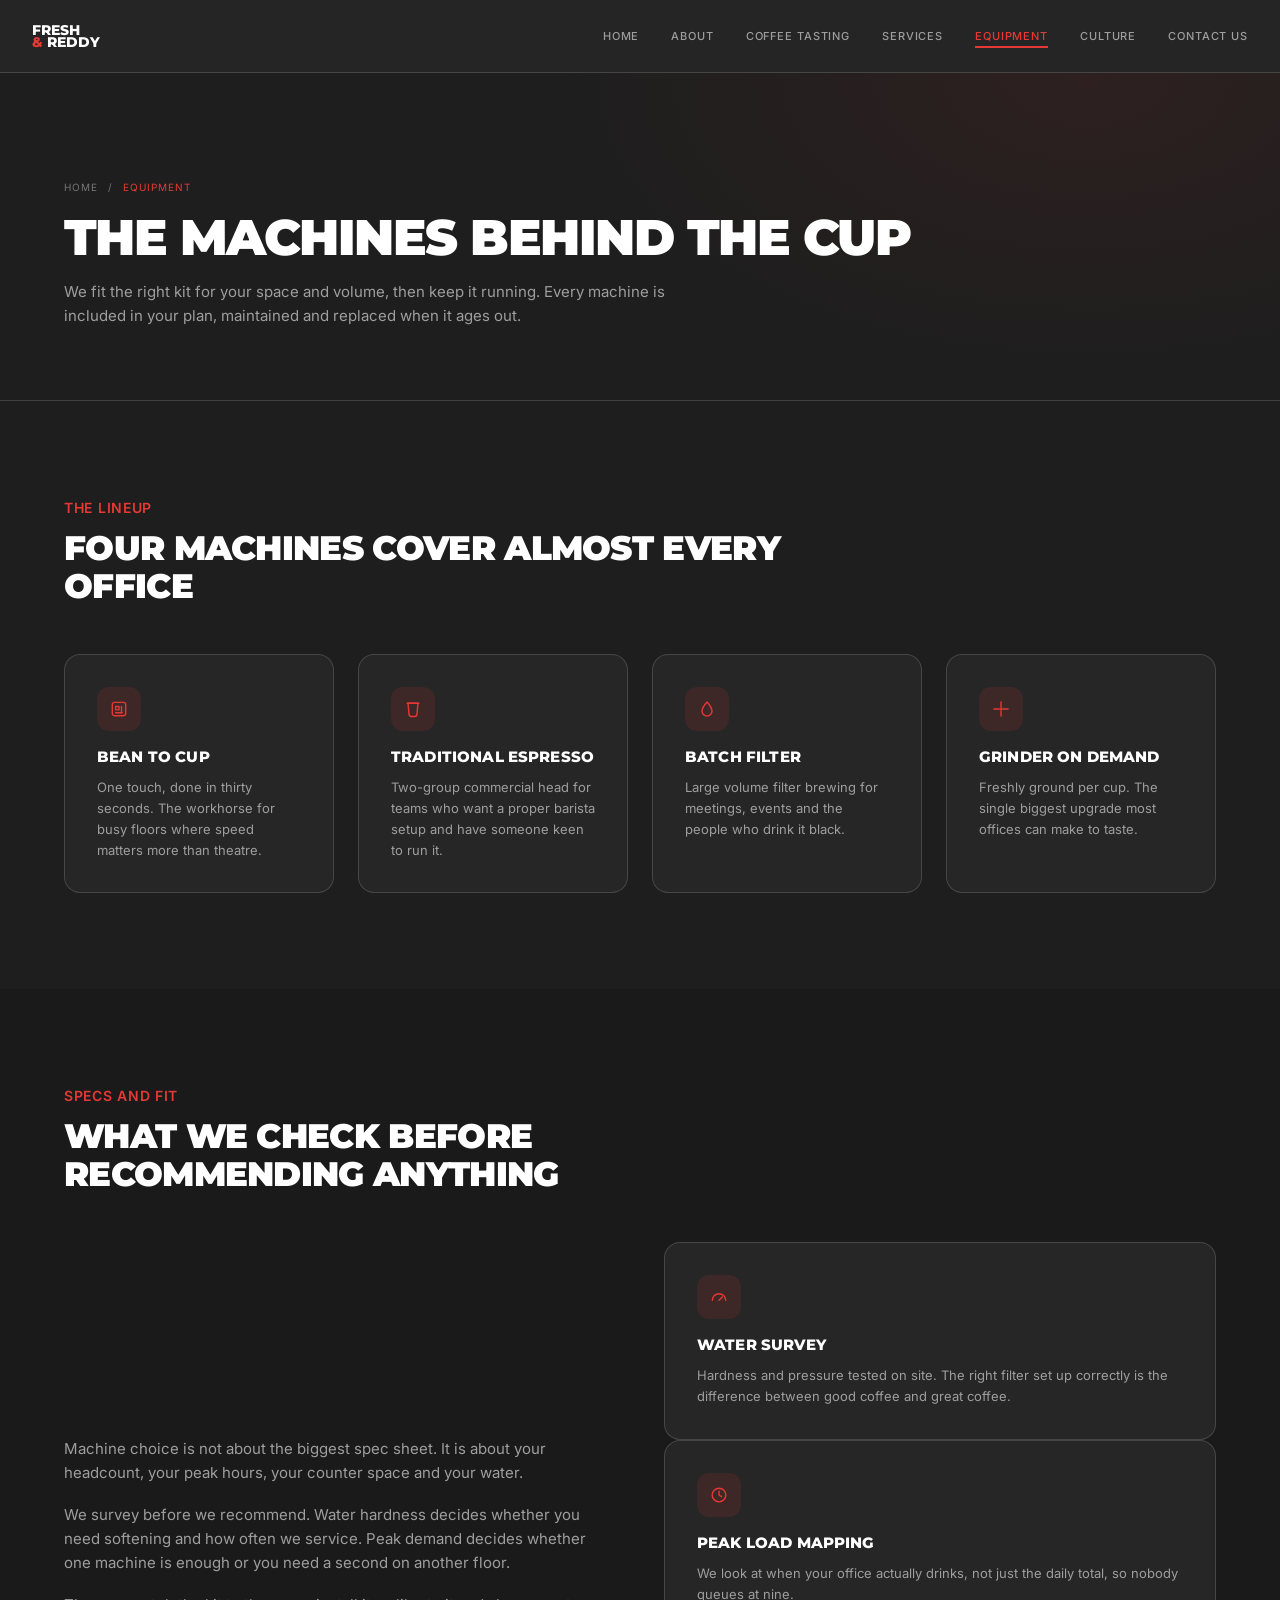
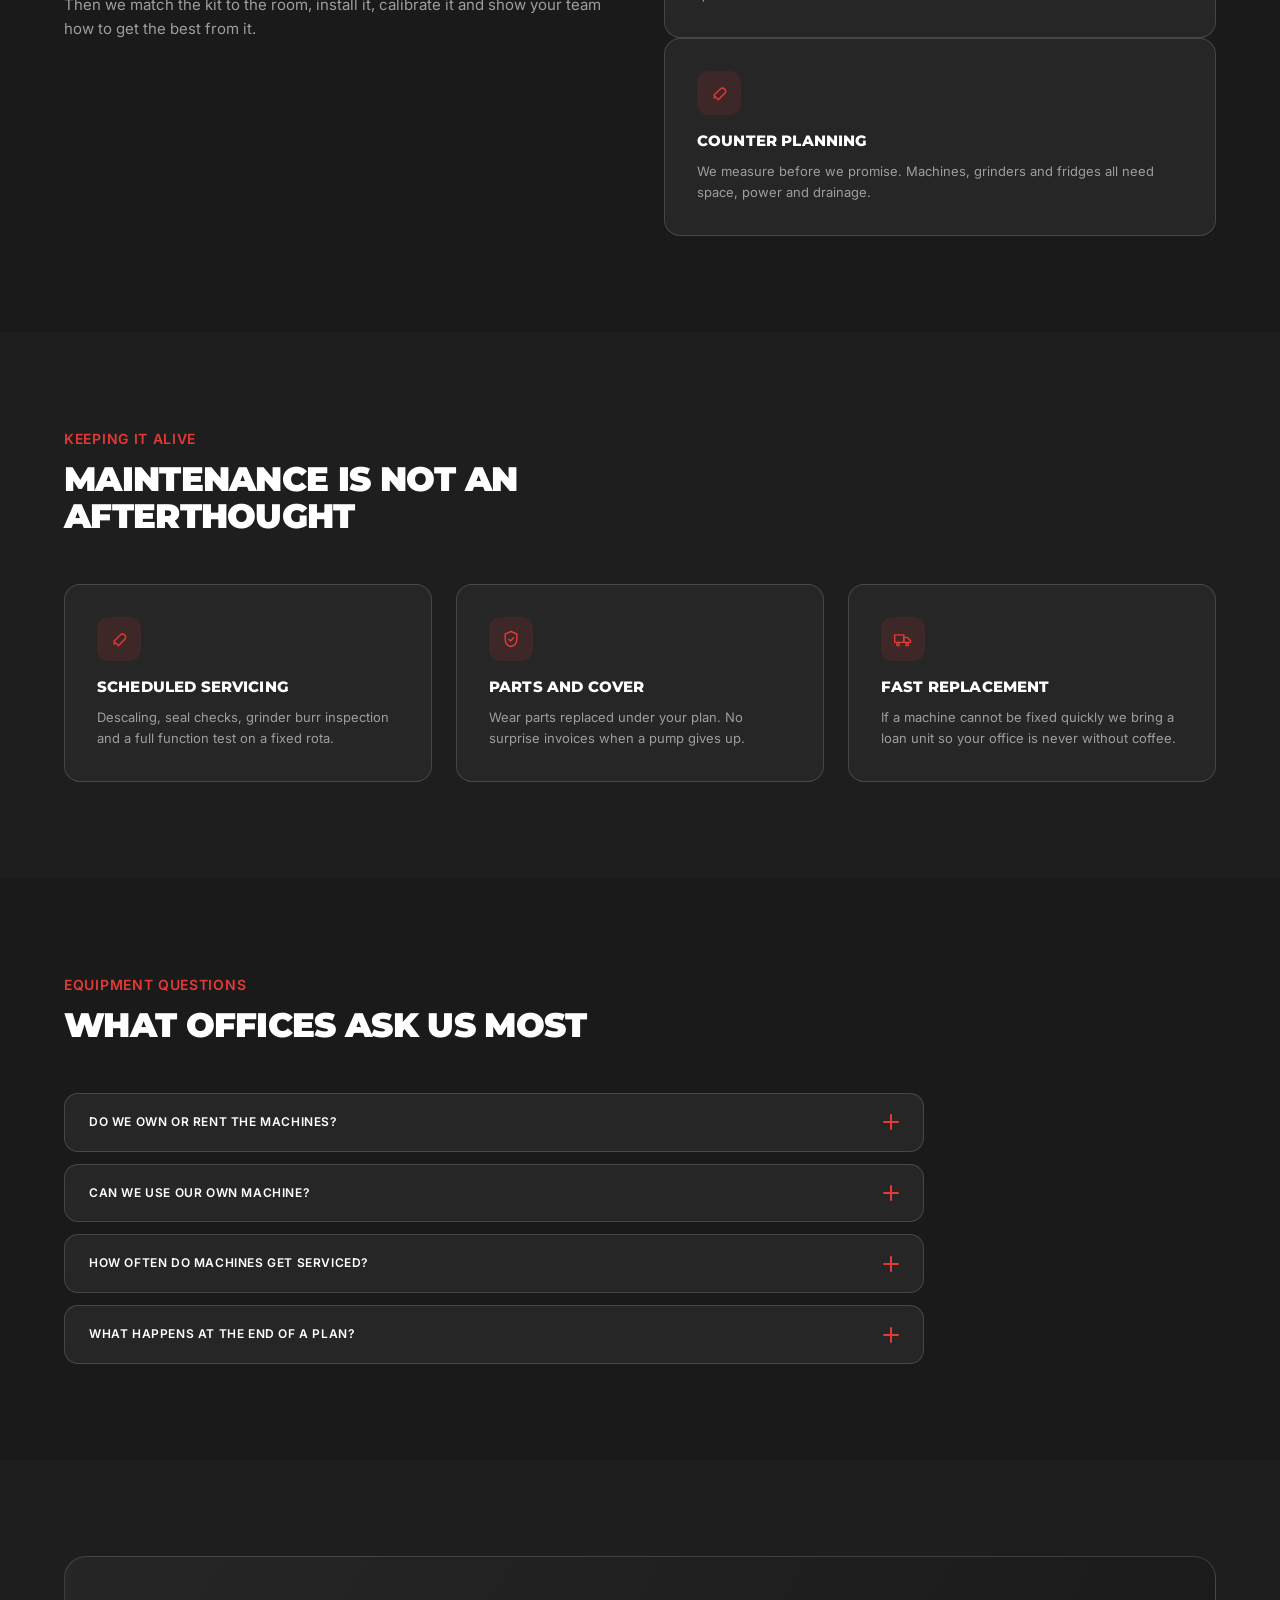
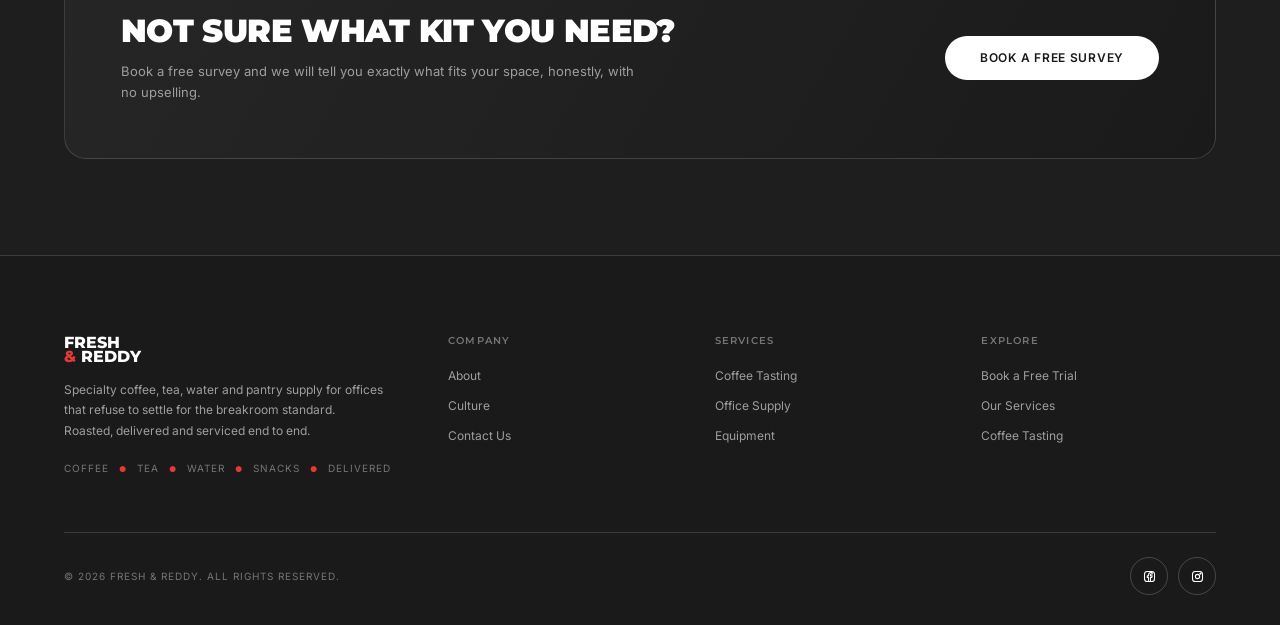
<file: equipment.html>
<!DOCTYPE html>
<html lang="en">
<head>
<meta charset="utf-8">
<meta name="viewport" content="width=device-width, initial-scale=1">
<script>document.documentElement.className+=" js";</script>
<title>Equipment | Fresh & Reddy</title>
<meta name="description" content="Commercial coffee machines, grinders and water filtration, supplied, installed and maintained by Fresh and Reddy.">
<link rel="icon" href="assets/favicon.svg" type="image/svg+xml">
<link rel="preconnect" href="https://fonts.googleapis.com">
<link rel="preconnect" href="https://fonts.gstatic.com" crossorigin>
<link href="https://fonts.googleapis.com/css2?family=Inter:wght@400;500;600&family=Montserrat:wght@600;700;800;900&display=swap" rel="stylesheet">
<link rel="stylesheet" href="assets/css/styles.css?v=1">
</head>
<header class="site-nav">
<div class="nav-inner">
<a class="brand" href="index.html" aria-label="Fresh and Reddy home"><span class="brand-name">Fresh</span><span class="brand-name"><span class="amp">&amp;</span> Reddy</span></a>
<nav class="nav-links" aria-label="Primary"><a href="index.html">Home</a><a href="about.html">About</a><a href="coffee-tasting.html">Coffee Tasting</a><a href="services.html">Services</a><a href="equipment.html" class="is-active">Equipment</a><a href="culture.html">Culture</a><a href="contact.html">Contact Us</a></nav>
<button class="nav-toggle" aria-label="Open menu" aria-expanded="false"><span></span><span></span><span></span></button>
</div>
<div class="nav-panel"><a href="index.html">Home</a><a href="about.html">About</a><a href="coffee-tasting.html">Coffee Tasting</a><a href="services.html">Services</a><a href="equipment.html" class="is-active">Equipment</a><a href="culture.html">Culture</a><a href="contact.html">Contact Us</a></div>
</header>
<main>
<section class="page-hero">
<div class="container">
<nav class="breadcrumb"><a href="index.html">Home</a><span>/</span><span class="cur">Equipment</span></nav>
<h1 class="page-title">The machines behind the cup</h1>
<p class="page-lede">We fit the right kit for your space and volume, then keep it running. Every machine is included in your plan, maintained and replaced when it ages out.</p>
</div>
</section>
<section class="section">
<div class="container">
<div class="section-head reveal"><span class="section-tag">The lineup</span><h2 class="section-title">Four machines cover almost every office</h2></div>
<div class="grid g-4"><article class="card reveal"><div class="card-icon"><svg viewBox="0 0 24 24"><rect x="4" y="4" width="16" height="16" rx="2.5"/><path d="M8 9h4v4H8z"/><path d="M15 9v7"/><path d="M8 16.5h8"/></svg></div><h3>Bean to Cup</h3><p>One touch, done in thirty seconds. The workhorse for busy floors where speed matters more than theatre.</p></article><article class="card reveal"><div class="card-icon"><svg viewBox="0 0 24 24"><path d="M6 5h12l-1.2 13.2A3 3 0 0 1 13.8 21h-3.6a3 3 0 0 1-3-2.8L6 5z"/><path d="M5 5h14"/></svg></div><h3>Traditional Espresso</h3><p>Two-group commercial head for teams who want a proper barista setup and have someone keen to run it.</p></article><article class="card reveal"><div class="card-icon"><svg viewBox="0 0 24 24"><path d="M12 3.5s6 6.6 6 11a6 6 0 0 1-12 0c0-4.4 6-11 6-11z"/></svg></div><h3>Batch Filter</h3><p>Large volume filter brewing for meetings, events and the people who drink it black.</p></article><article class="card reveal"><div class="card-icon"><svg viewBox="0 0 24 24"><path d="M12 3.5v5.5M12 15v5.5M3.5 12H9M15 12h5.5"/><circle cx="12" cy="12" r="1.3"/></svg></div><h3>Grinder on Demand</h3><p>Freshly ground per cup. The single biggest upgrade most offices can make to taste.</p></article></div>
</div>
</section>
<section class="section alt">
<div class="container">
<div class="section-head reveal"><span class="section-tag">Specs and fit</span><h2 class="section-title">What we check before recommending anything</h2></div>
<div class="split reveal"><div><p class="section-sub" style="margin-bottom:18px">Machine choice is not about the biggest spec sheet. It is about your headcount, your peak hours, your counter space and your water.</p><p class="section-sub" style="margin-bottom:18px">We survey before we recommend. Water hardness decides whether you need softening and how often we service. Peak demand decides whether one machine is enough or you need a second on another floor.</p><p class="section-sub">Then we match the kit to the room, install it, calibrate it and show your team how to get the best from it.</p></div><div><article class="card reveal"><div class="card-icon"><svg viewBox="0 0 24 24"><path d="M4 16a8 8 0 0 1 16 0"/><path d="M12 16l4-4"/></svg></div><h3>Water survey</h3><p>Hardness and pressure tested on site. The right filter set up correctly is the difference between good coffee and great coffee.</p></article><article class="card reveal"><div class="card-icon"><svg viewBox="0 0 24 24"><circle cx="12" cy="12" r="8.2"/><path d="M12 7.4V12l3 2"/></svg></div><h3>Peak load mapping</h3><p>We look at when your office actually drinks, not just the daily total, so nobody queues at nine.</p></article><article class="card reveal"><div class="card-icon"><svg viewBox="0 0 24 24"><path d="M14.5 6.2a4.2 4.2 0 0 1 5.3 5.3l-8.6 8.6-5.3-5.3 8.6-8.6z"/><path d="M7.5 16.5l-1.5 1.5"/></svg></div><h3>Counter planning</h3><p>We measure before we promise. Machines, grinders and fridges all need space, power and drainage.</p></article></div></div>
</div>
</section>
<section class="section">
<div class="container">
<div class="section-head reveal"><span class="section-tag">Keeping it alive</span><h2 class="section-title">Maintenance is not an afterthought</h2></div>
<div class="grid g-3"><article class="card reveal"><div class="card-icon"><svg viewBox="0 0 24 24"><path d="M14.5 6.2a4.2 4.2 0 0 1 5.3 5.3l-8.6 8.6-5.3-5.3 8.6-8.6z"/><path d="M7.5 16.5l-1.5 1.5"/></svg></div><h3>Scheduled servicing</h3><p>Descaling, seal checks, grinder burr inspection and a full function test on a fixed rota.</p></article><article class="card reveal"><div class="card-icon"><svg viewBox="0 0 24 24"><path d="M12 3l7 3v6c0 5-3 8.2-7 9-4-.8-7-4-7-9V6l7-3z"/><path d="M9.5 12.5l2 2 3.5-4"/></svg></div><h3>Parts and cover</h3><p>Wear parts replaced under your plan. No surprise invoices when a pump gives up.</p></article><article class="card reveal"><div class="card-icon"><svg viewBox="0 0 24 24"><path d="M2 7h11v9H2z"/><path d="M13 10h4l4 4v2h-8z"/><circle cx="6" cy="18.5" r="1.6"/><circle cx="17" cy="18.5" r="1.6"/></svg></div><h3>Fast replacement</h3><p>If a machine cannot be fixed quickly we bring a loan unit so your office is never without coffee.</p></article></div>
</div>
</section>
<section class="section alt">
<div class="container">
<div class="section-head reveal"><span class="section-tag">Equipment questions</span><h2 class="section-title">What offices ask us most</h2></div>
<div class="faq reveal"><div class="faq-item"><button class="faq-q" aria-expanded="false">Do we own or rent the machines?<span class="faq-icon"></span></button><div class="faq-a"><p>On all standard plans the machine is supplied and maintained by us. You are never left holding a broken asset or a repair bill.</p></div></div><div class="faq-item"><button class="faq-q" aria-expanded="false">Can we use our own machine?<span class="faq-icon"></span></button><div class="faq-a"><p>Yes, if it is serviceable and suits your volume. We will service it, supply beans for it and tell you honestly if it is holding back the taste.</p></div></div><div class="faq-item"><button class="faq-q" aria-expanded="false">How often do machines get serviced?<span class="faq-icon"></span></button><div class="faq-a"><p>Typically every four to six weeks depending on volume and water hardness, plus any callouts in between.</p></div></div><div class="faq-item"><button class="faq-q" aria-expanded="false">What happens at the end of a plan?<span class="faq-icon"></span></button><div class="faq-a"><p>We collect the machine and leave you in a clean state. If you have switched supplier we will hand over properly and without drama.</p></div></div></div>
</div>
</section>
<section class="section">
<div class="container">
<div class="cta-band reveal">
<div><h2>Not sure what kit you need?</h2><p>Book a free survey and we will tell you exactly what fits your space, honestly, with no upselling.</p></div>
<a class="btn btn-primary btn-lg" href="contact.html">Book a free survey</a>
</div>
</div>
</section>
</main>
<footer class="site-footer">
<div class="container">
<div class="footer-grid">
<div class="footer-brand"><a class="brand" href="index.html"><span class="brand-name">Fresh</span><span class="brand-name"><span class="amp">&amp;</span> Reddy</span></a><p>Specialty coffee, tea, water and pantry supply for offices that refuse to settle for the breakroom standard. Roasted, delivered and serviced end to end.</p><div class="taxonomy" style="margin-top:20px"><span>Coffee</span><span class="sep">&#9679;</span><span>Tea</span><span class="sep">&#9679;</span><span>Water</span><span class="sep">&#9679;</span><span>Snacks</span><span class="sep">&#9679;</span><span>Delivered</span></div></div>
<div class="footer-col"><h4>Company</h4><a href="about.html">About</a><a href="culture.html">Culture</a><a href="contact.html">Contact Us</a></div><div class="footer-col"><h4>Services</h4><a href="coffee-tasting.html">Coffee Tasting</a><a href="services.html">Office Supply</a><a href="equipment.html">Equipment</a></div><div class="footer-col"><h4>Explore</h4><a href="contact.html">Book a Free Trial</a><a href="services.html">Our Services</a><a href="coffee-tasting.html">Coffee Tasting</a></div>
</div>
<div class="footer-bottom">
<span>&copy; <span data-year>2025</span> Fresh &amp; Reddy. All rights reserved.</span>
<div class="footer-social"><a class="icon-btn" href="https://www.facebook.com/" target="_blank" rel="noopener" aria-label="Facebook"><svg viewBox="0 0 24 24"><rect x="4" y="4" width="16" height="16" rx="4.5"/><path d="M13.6 20v-6.6h2.2l.4-2.6h-2.6V9.2c0-.8.2-1.3 1.4-1.3h1.3V5.6c-.6-.1-1.4-.1-2.2-.1-2.2 0-3.6 1.3-3.6 3.7v1.6H8.4v2.6h2.1V20"/></svg></a><a class="icon-btn" href="https://www.instagram.com/" target="_blank" rel="noopener" aria-label="Instagram"><svg viewBox="0 0 24 24"><rect x="4" y="4" width="16" height="16" rx="4.5"/><circle cx="12" cy="12" r="3.4"/><circle cx="16.7" cy="7.3" r=".9"/></svg></a></div>
</div>
</div>
</footer>
<script src="assets/js/main.js?v=1"></script>
</body>
</html>
</file>
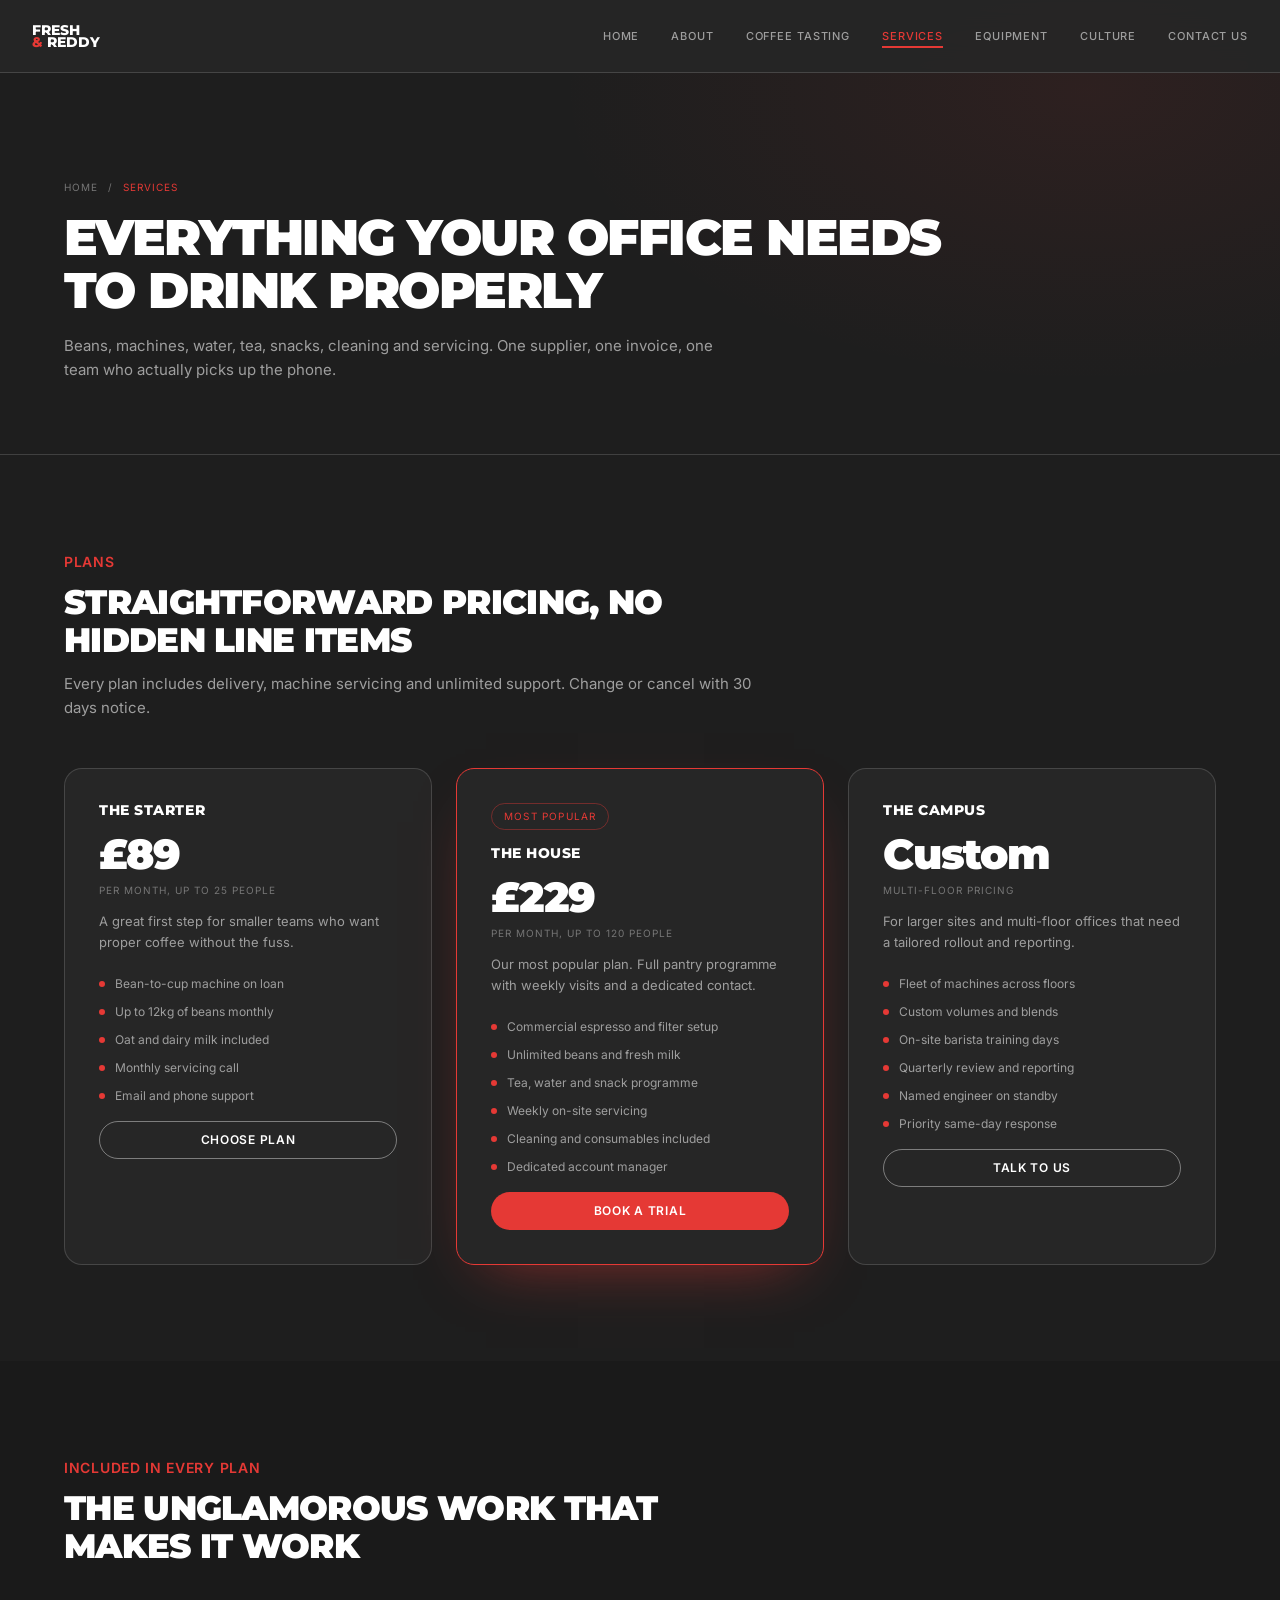
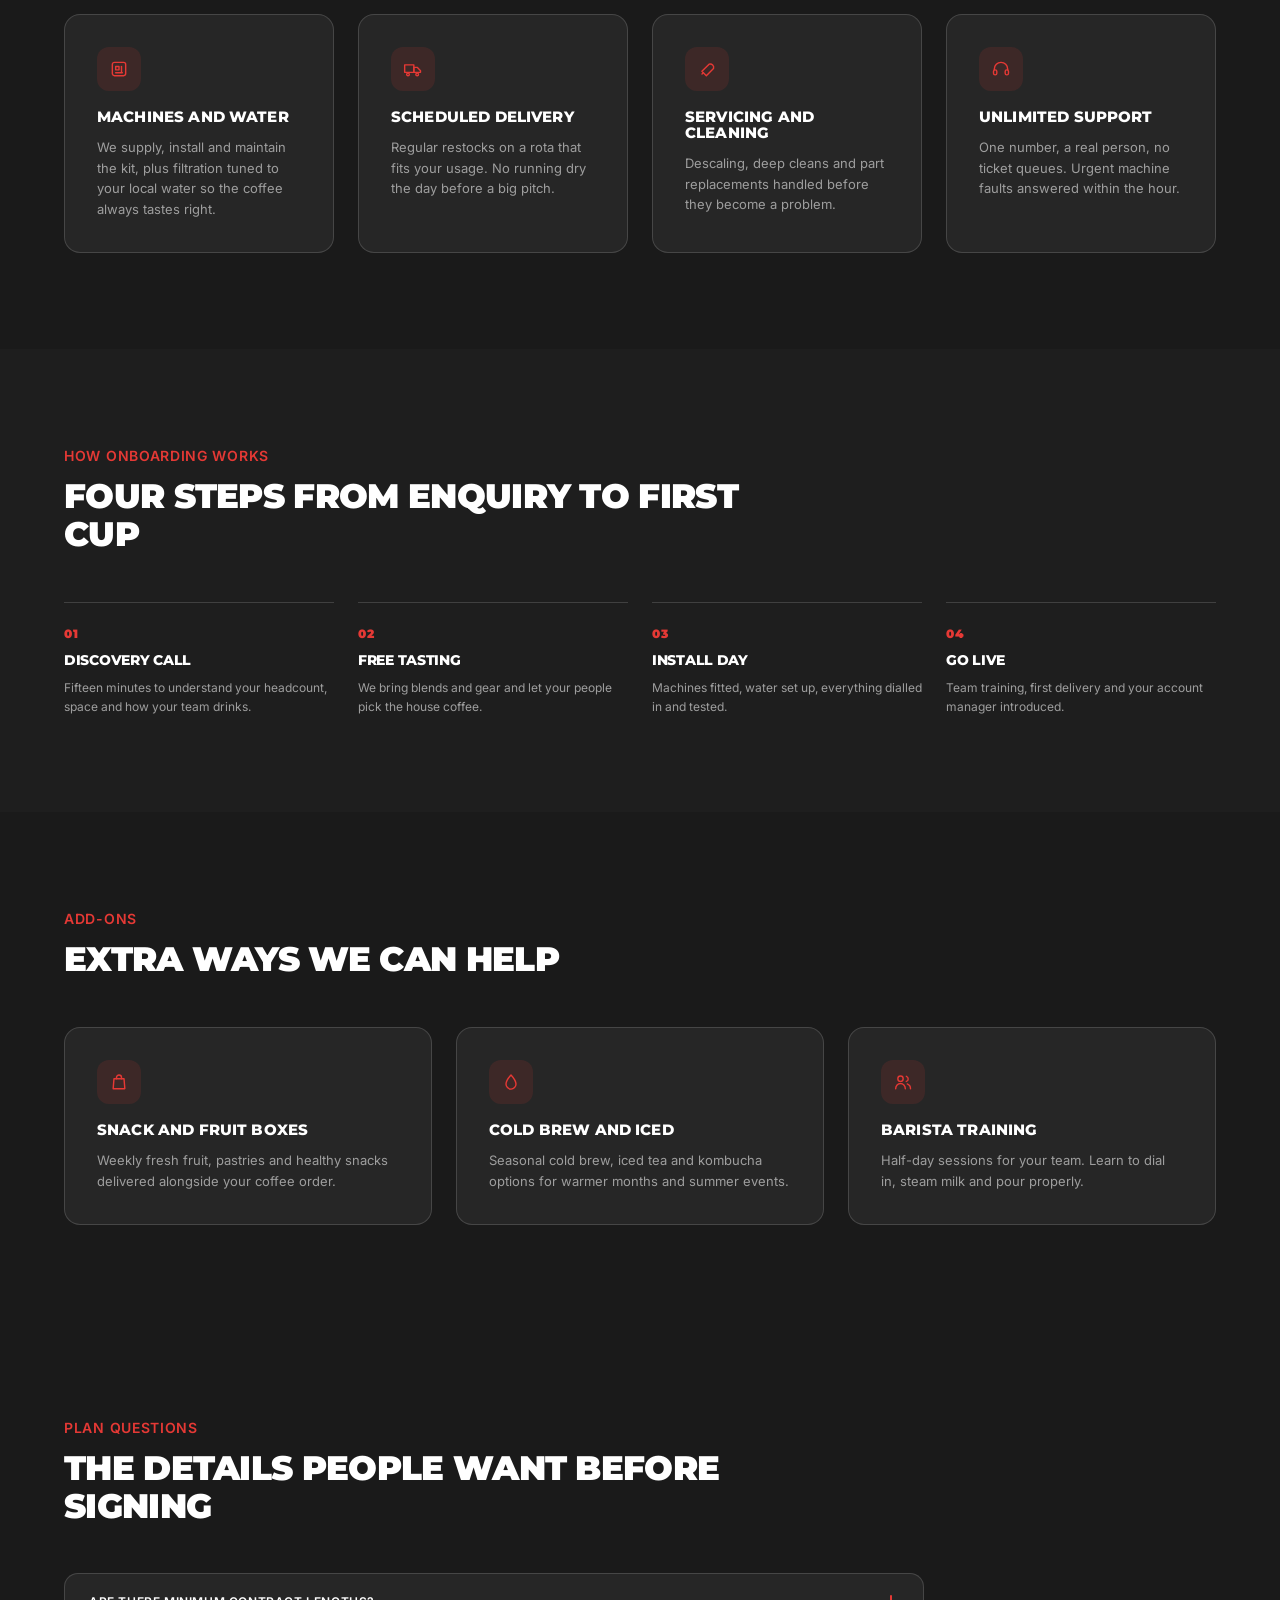
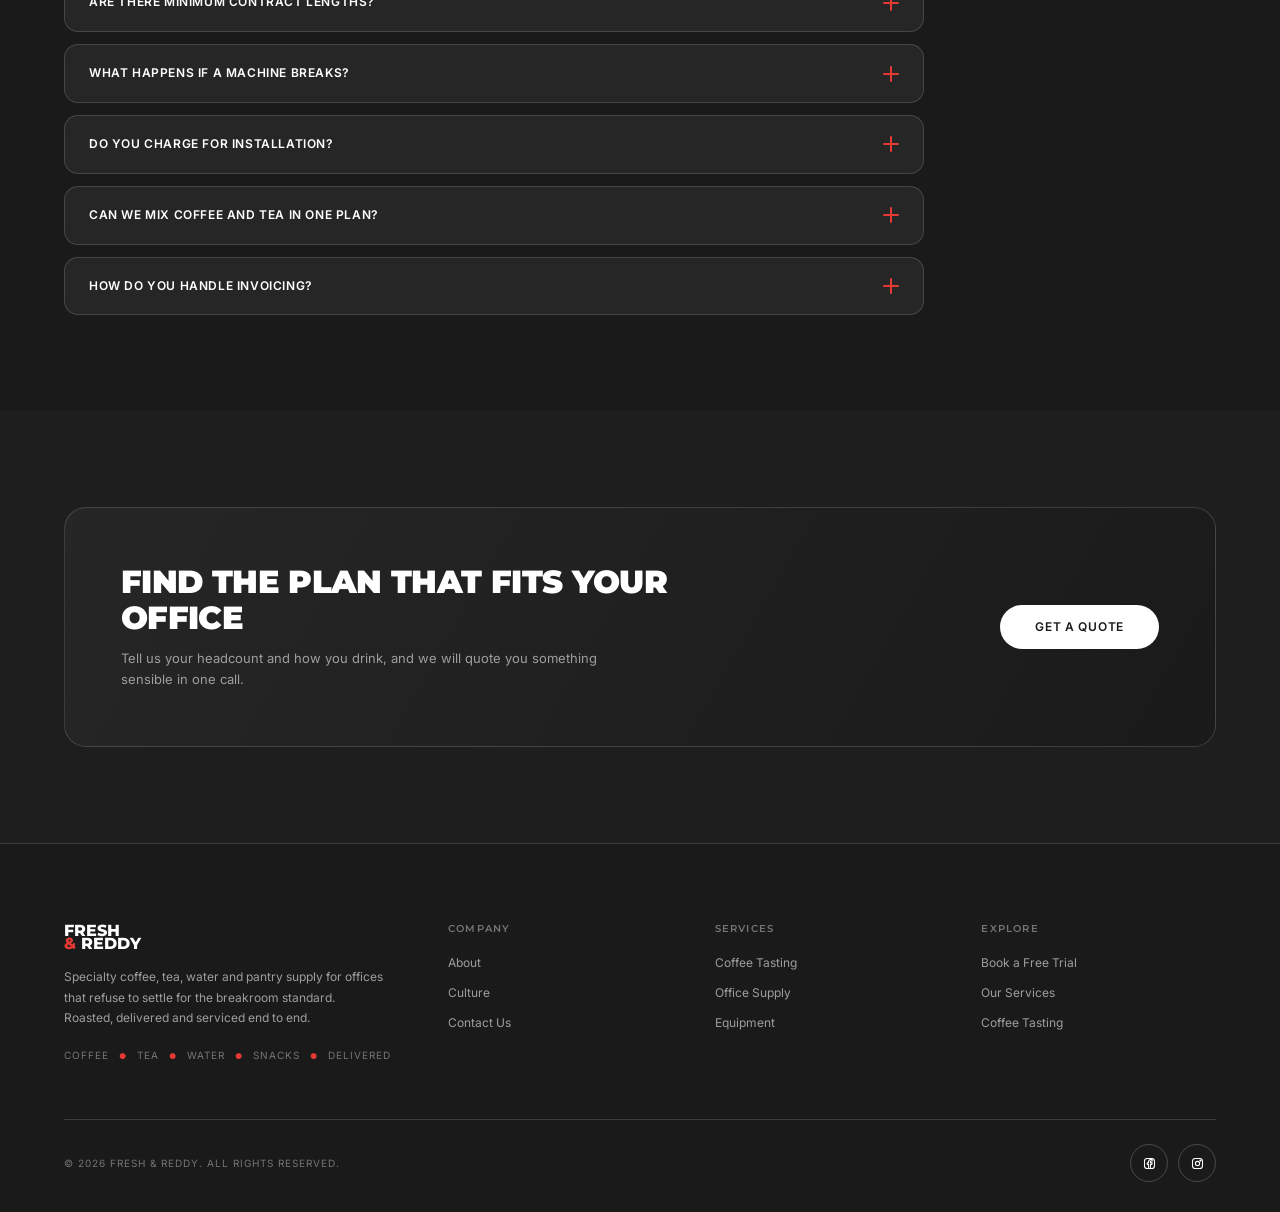
<file: services.html>
<!DOCTYPE html>
<html lang="en">
<head>
<meta charset="utf-8">
<meta name="viewport" content="width=device-width, initial-scale=1">
<script>document.documentElement.className+=" js";</script>
<title>Services and Pricing | Fresh & Reddy</title>
<meta name="description" content="Office coffee plans from £89 per month. Beans, machines, servicing and support included.">
<link rel="icon" href="assets/favicon.svg" type="image/svg+xml">
<link rel="preconnect" href="https://fonts.googleapis.com">
<link rel="preconnect" href="https://fonts.gstatic.com" crossorigin>
<link href="https://fonts.googleapis.com/css2?family=Inter:wght@400;500;600&family=Montserrat:wght@600;700;800;900&display=swap" rel="stylesheet">
<link rel="stylesheet" href="assets/css/styles.css?v=1">
</head>
<header class="site-nav">
<div class="nav-inner">
<a class="brand" href="index.html" aria-label="Fresh and Reddy home"><span class="brand-name">Fresh</span><span class="brand-name"><span class="amp">&amp;</span> Reddy</span></a>
<nav class="nav-links" aria-label="Primary"><a href="index.html">Home</a><a href="about.html">About</a><a href="coffee-tasting.html">Coffee Tasting</a><a href="services.html" class="is-active">Services</a><a href="equipment.html">Equipment</a><a href="culture.html">Culture</a><a href="contact.html">Contact Us</a></nav>
<button class="nav-toggle" aria-label="Open menu" aria-expanded="false"><span></span><span></span><span></span></button>
</div>
<div class="nav-panel"><a href="index.html">Home</a><a href="about.html">About</a><a href="coffee-tasting.html">Coffee Tasting</a><a href="services.html" class="is-active">Services</a><a href="equipment.html">Equipment</a><a href="culture.html">Culture</a><a href="contact.html">Contact Us</a></div>
</header>
<main>
<section class="page-hero">
<div class="container">
<nav class="breadcrumb"><a href="index.html">Home</a><span>/</span><span class="cur">Services</span></nav>
<h1 class="page-title">Everything your office needs to drink properly</h1>
<p class="page-lede">Beans, machines, water, tea, snacks, cleaning and servicing. One supplier, one invoice, one team who actually picks up the phone.</p>
</div>
</section>
<section class="section">
<div class="container">
<div class="section-head reveal"><span class="section-tag">Plans</span><h2 class="section-title">Straightforward pricing, no hidden line items</h2><p class="section-sub">Every plan includes delivery, machine servicing and unlimited support. Change or cancel with 30 days notice.</p></div>
<div class="grid g-3"><article class="price-card reveal"><h3 class="price-name">The Starter</h3><div class="price-value">£89<span>per month, up to 25 people</span></div><p style="color:var(--muted);font-size:.8125rem;line-height:1.6">A great first step for smaller teams who want proper coffee without the fuss.</p><ul class="card-list"><li>Bean-to-cup machine on loan</li><li>Up to 12kg of beans monthly</li><li>Oat and dairy milk included</li><li>Monthly servicing call</li><li>Email and phone support</li></ul><a class="btn btn-ghost" href="contact.html">Choose plan</a></article><article class="price-card featured reveal"><span class="price-badge">Most popular</span><h3 class="price-name">The House</h3><div class="price-value">£229<span>per month, up to 120 people</span></div><p style="color:var(--muted);font-size:.8125rem;line-height:1.6">Our most popular plan. Full pantry programme with weekly visits and a dedicated contact.</p><ul class="card-list"><li>Commercial espresso and filter setup</li><li>Unlimited beans and fresh milk</li><li>Tea, water and snack programme</li><li>Weekly on-site servicing</li><li>Cleaning and consumables included</li><li>Dedicated account manager</li></ul><a class="btn btn-red" href="contact.html">Book a trial</a></article><article class="price-card reveal"><h3 class="price-name">The Campus</h3><div class="price-value">Custom<span>multi-floor pricing</span></div><p style="color:var(--muted);font-size:.8125rem;line-height:1.6">For larger sites and multi-floor offices that need a tailored rollout and reporting.</p><ul class="card-list"><li>Fleet of machines across floors</li><li>Custom volumes and blends</li><li>On-site barista training days</li><li>Quarterly review and reporting</li><li>Named engineer on standby</li><li>Priority same-day response</li></ul><a class="btn btn-ghost" href="contact.html">Talk to us</a></article></div>
</div>
</section>
<section class="section alt">
<div class="container">
<div class="section-head reveal"><span class="section-tag">Included in every plan</span><h2 class="section-title">The unglamorous work that makes it work</h2></div>
<div class="grid g-4"><article class="card reveal"><div class="card-icon"><svg viewBox="0 0 24 24"><rect x="4" y="4" width="16" height="16" rx="2.5"/><path d="M8 9h4v4H8z"/><path d="M15 9v7"/><path d="M8 16.5h8"/></svg></div><h3>Machines and water</h3><p>We supply, install and maintain the kit, plus filtration tuned to your local water so the coffee always tastes right.</p></article><article class="card reveal"><div class="card-icon"><svg viewBox="0 0 24 24"><path d="M2 7h11v9H2z"/><path d="M13 10h4l4 4v2h-8z"/><circle cx="6" cy="18.5" r="1.6"/><circle cx="17" cy="18.5" r="1.6"/></svg></div><h3>Scheduled delivery</h3><p>Regular restocks on a rota that fits your usage. No running dry the day before a big pitch.</p></article><article class="card reveal"><div class="card-icon"><svg viewBox="0 0 24 24"><path d="M14.5 6.2a4.2 4.2 0 0 1 5.3 5.3l-8.6 8.6-5.3-5.3 8.6-8.6z"/><path d="M7.5 16.5l-1.5 1.5"/></svg></div><h3>Servicing and cleaning</h3><p>Descaling, deep cleans and part replacements handled before they become a problem.</p></article><article class="card reveal"><div class="card-icon"><svg viewBox="0 0 24 24"><path d="M4 13v-1a8 8 0 0 1 16 0v1"/><rect x="3" y="13" width="4" height="6" rx="2"/><rect x="17" y="13" width="4" height="6" rx="2"/></svg></div><h3>Unlimited support</h3><p>One number, a real person, no ticket queues. Urgent machine faults answered within the hour.</p></article></div>
</div>
</section>
<section class="section">
<div class="container">
<div class="section-head reveal"><span class="section-tag">How onboarding works</span><h2 class="section-title">Four steps from enquiry to first cup</h2></div>
<div class="steps reveal"><div class="step"><span class="step-num">01</span><h3>Discovery call</h3><p>Fifteen minutes to understand your headcount, space and how your team drinks.</p></div><div class="step"><span class="step-num">02</span><h3>Free tasting</h3><p>We bring blends and gear and let your people pick the house coffee.</p></div><div class="step"><span class="step-num">03</span><h3>Install day</h3><p>Machines fitted, water set up, everything dialled in and tested.</p></div><div class="step"><span class="step-num">04</span><h3>Go live</h3><p>Team training, first delivery and your account manager introduced.</p></div></div>
</div>
</section>
<section class="section alt">
<div class="container">
<div class="section-head reveal"><span class="section-tag">Add-ons</span><h2 class="section-title">Extra ways we can help</h2></div>
<div class="grid g-3"><article class="card reveal"><div class="card-icon"><svg viewBox="0 0 24 24"><path d="M6 8h12l1 12H5L6 8z"/><path d="M9 8V6.5a3 3 0 0 1 6 0V8"/></svg></div><h3>Snack and fruit boxes</h3><p>Weekly fresh fruit, pastries and healthy snacks delivered alongside your coffee order.</p></article><article class="card reveal"><div class="card-icon"><svg viewBox="0 0 24 24"><path d="M12 3.5s6 6.6 6 11a6 6 0 0 1-12 0c0-4.4 6-11 6-11z"/></svg></div><h3>Cold brew and iced</h3><p>Seasonal cold brew, iced tea and kombucha options for warmer months and summer events.</p></article><article class="card reveal"><div class="card-icon"><svg viewBox="0 0 24 24"><circle cx="9" cy="8" r="3.2"/><path d="M3.2 20c0-3.4 2.6-6.2 5.8-6.2S14.8 16.6 14.8 20"/><path d="M16 5.2a3.2 3.2 0 0 1 0 6.1"/><path d="M21 20c0-2.6-1.6-4.8-3.9-5.7"/></svg></div><h3>Barista training</h3><p>Half-day sessions for your team. Learn to dial in, steam milk and pour properly.</p></article></div>
</div>
</section>
<section class="section alt">
<div class="container">
<div class="section-head reveal"><span class="section-tag">Plan questions</span><h2 class="section-title">The details people want before signing</h2></div>
<div class="faq reveal"><div class="faq-item"><button class="faq-q" aria-expanded="false">Are there minimum contract lengths?<span class="faq-icon"></span></button><div class="faq-a"><p>No. All plans run month to month after the first 30 days. Change tier or cancel with 30 days notice.</p></div></div><div class="faq-item"><button class="faq-q" aria-expanded="false">What happens if a machine breaks?<span class="faq-icon"></span></button><div class="faq-a"><p>Call or email and a person responds. Non-urgent faults get an engineer within one working day, urgent faults same day where we operate.</p></div></div><div class="faq-item"><button class="faq-q" aria-expanded="false">Do you charge for installation?<span class="faq-icon"></span></button><div class="faq-a"><p>Standard installation, water setup and calibration are included in every plan. Complex plumbing work is quoted separately and agreed in advance.</p></div></div><div class="faq-item"><button class="faq-q" aria-expanded="false">Can we mix coffee and tea in one plan?<span class="faq-icon"></span></button><div class="faq-a"><p>Yes. Most offices do. Tea, water and snacks can be added to any tier at any point.</p></div></div><div class="faq-item"><button class="faq-q" aria-expanded="false">How do you handle invoicing?<span class="faq-icon"></span></button><div class="faq-a"><p>One monthly invoice covering everything. No separate charges for delivery, servicing or consumables.</p></div></div></div>
</div>
</section>
<section class="section">
<div class="container">
<div class="cta-band reveal">
<div><h2>Find the plan that fits your office</h2><p>Tell us your headcount and how you drink, and we will quote you something sensible in one call.</p></div>
<a class="btn btn-primary btn-lg" href="contact.html">Get a quote</a>
</div>
</div>
</section>
</main>
<footer class="site-footer">
<div class="container">
<div class="footer-grid">
<div class="footer-brand"><a class="brand" href="index.html"><span class="brand-name">Fresh</span><span class="brand-name"><span class="amp">&amp;</span> Reddy</span></a><p>Specialty coffee, tea, water and pantry supply for offices that refuse to settle for the breakroom standard. Roasted, delivered and serviced end to end.</p><div class="taxonomy" style="margin-top:20px"><span>Coffee</span><span class="sep">&#9679;</span><span>Tea</span><span class="sep">&#9679;</span><span>Water</span><span class="sep">&#9679;</span><span>Snacks</span><span class="sep">&#9679;</span><span>Delivered</span></div></div>
<div class="footer-col"><h4>Company</h4><a href="about.html">About</a><a href="culture.html">Culture</a><a href="contact.html">Contact Us</a></div><div class="footer-col"><h4>Services</h4><a href="coffee-tasting.html">Coffee Tasting</a><a href="services.html">Office Supply</a><a href="equipment.html">Equipment</a></div><div class="footer-col"><h4>Explore</h4><a href="contact.html">Book a Free Trial</a><a href="services.html">Our Services</a><a href="coffee-tasting.html">Coffee Tasting</a></div>
</div>
<div class="footer-bottom">
<span>&copy; <span data-year>2025</span> Fresh &amp; Reddy. All rights reserved.</span>
<div class="footer-social"><a class="icon-btn" href="https://www.facebook.com/" target="_blank" rel="noopener" aria-label="Facebook"><svg viewBox="0 0 24 24"><rect x="4" y="4" width="16" height="16" rx="4.5"/><path d="M13.6 20v-6.6h2.2l.4-2.6h-2.6V9.2c0-.8.2-1.3 1.4-1.3h1.3V5.6c-.6-.1-1.4-.1-2.2-.1-2.2 0-3.6 1.3-3.6 3.7v1.6H8.4v2.6h2.1V20"/></svg></a><a class="icon-btn" href="https://www.instagram.com/" target="_blank" rel="noopener" aria-label="Instagram"><svg viewBox="0 0 24 24"><rect x="4" y="4" width="16" height="16" rx="4.5"/><circle cx="12" cy="12" r="3.4"/><circle cx="16.7" cy="7.3" r=".9"/></svg></a></div>
</div>
</div>
</footer>
<script src="assets/js/main.js?v=1"></script>
</body>
</html>
</file>
<file: assets/css/styles.css>
*,*::before,*::after{box-sizing:border-box}
:root{
  --bg:#1e1e1e;
  --surface:#262626;
  --surface-hover:#323232;
  --red:#e53935;
  --white:#ffffff;
  --muted:#9e9e9e;
  --subdued:#757575;
  --border:rgba(255,255,255,.15);
  --border-strong:rgba(255,255,255,.4);
  --font-display:'Montserrat','Inter','Helvetica Neue',Arial,sans-serif;
  --font-body:'Inter','Helvetica Neue',Arial,sans-serif;
  --fs-hero:clamp(2.35rem,5.3vw,3.5rem);
  --fs-h2:clamp(1.5rem,3.1vw,2.15rem);
  --fs-section:.875rem;
  --fs-body:.8125rem;
  --fs-lead:.9375rem;
  --fs-small:.75rem;
  --fs-nav:.6875rem;
  --fs-meta:.625rem;
  --sp1:4px;--sp2:8px;--sp3:16px;--sp4:24px;--sp5:48px;
  --container:1280px;
  --pad:64px;
  --pill:9999px;
  --ease:cubic-bezier(.16,1,.3,1);
}
html{-webkit-text-size-adjust:100%;scroll-behavior:smooth}
body{margin:0;background:var(--bg);color:var(--white);font-family:var(--font-body);font-size:var(--fs-body);line-height:1.5;-webkit-font-smoothing:antialiased;overflow-x:hidden}
img,svg{max-width:100%;display:block}
a{color:inherit;text-decoration:none}
button{font-family:inherit;color:inherit}
h1,h2,h3,h4{font-family:var(--font-display);margin:0;text-transform:uppercase;letter-spacing:-.02em;line-height:1.08}
p{margin:0}
ul{margin:0;padding:0;list-style:none}
.container{max-width:var(--container);margin:0 auto;width:100%}
.sr-only{position:absolute;width:1px;height:1px;padding:0;margin:-1px;overflow:hidden;clip:rect(0,0,0,0);white-space:nowrap;border:0}
:focus-visible{outline:2px solid var(--red);outline-offset:3px;border-radius:4px}

.site-nav{position:fixed;top:0;left:0;right:0;z-index:100;background:rgba(38,38,38,.93);backdrop-filter:blur(14px);-webkit-backdrop-filter:blur(14px);border-bottom:1px solid var(--border);transition:transform .45s var(--ease)}
.site-nav.nav-hidden{transform:translateY(-102%)}
.nav-inner{max-width:var(--container);margin:0 auto;display:flex;align-items:center;justify-content:space-between;gap:32px;padding:24px 32px}
.brand{display:block;flex-shrink:0;line-height:.86}
.brand-name{font-family:var(--font-display);font-weight:800;font-size:14px;letter-spacing:-.005em;text-transform:uppercase;display:block}
.brand-name .amp{color:var(--red)}
.nav-links{display:flex;align-items:center;gap:32px}
.nav-links a{font-size:var(--fs-nav);font-weight:500;letter-spacing:.08em;text-transform:uppercase;line-height:1;color:var(--muted);transition:color .25s ease-in-out;position:relative}
.nav-links a::after{content:"";position:absolute;left:0;right:100%;bottom:-6px;height:2px;background:var(--red);transition:right .25s ease-in-out}
.nav-links a:hover{color:var(--white)}
.nav-links a:hover::after{right:0}
.nav-links a.is-active{color:var(--red)}
.nav-links a.is-active::after{right:0}
.nav-toggle{display:none;width:44px;height:44px;border:1px solid var(--border);border-radius:12px;background:transparent;cursor:pointer;align-items:center;justify-content:center;flex-direction:column;gap:5px}
.nav-toggle span{display:block;width:18px;height:2px;background:var(--white);transition:transform .25s ease,opacity .25s ease}
.nav-toggle.is-open span:nth-child(1){transform:translateY(7px) rotate(45deg)}
.nav-toggle.is-open span:nth-child(2){opacity:0}
.nav-toggle.is-open span:nth-child(3){transform:translateY(-7px) rotate(-45deg)}
.nav-panel{display:none;flex-direction:column;padding:8px 24px 24px;border-top:1px solid var(--border);background:rgba(30,30,30,.98)}
.nav-panel a{font-size:var(--fs-nav);font-weight:500;letter-spacing:.08em;text-transform:uppercase;color:var(--muted);padding:14px 0;border-bottom:1px solid var(--border)}
.nav-panel a.is-active{color:var(--red)}
.nav-panel.is-open{display:flex}

.btn{display:inline-flex;align-items:center;justify-content:center;gap:8px;border-radius:var(--pill);padding:12px 28px;font-size:var(--fs-small);font-weight:600;letter-spacing:.06em;text-transform:uppercase;line-height:1;transition:all .25s ease-in-out;cursor:pointer;border:1px solid transparent;white-space:nowrap}
.btn-primary{background:var(--white);color:#1a1a1a}
.btn-primary:hover{background:#e8e8e8;transform:translateY(-2px)}
.btn-ghost{background:transparent;border-color:var(--border-strong);color:var(--white)}
.btn-ghost:hover{border-color:var(--white);background:rgba(255,255,255,.05)}
.btn-red{background:var(--red);color:#fff}
.btn-red:hover{background:#c92f2b;transform:translateY(-2px)}
.btn-lg{padding:15px 34px}

.hero{position:relative;min-height:100vh;display:flex;align-items:center;padding:150px var(--pad) 150px;overflow:hidden}
.hero::before{content:"";position:absolute;inset:0;background:radial-gradient(900px 620px at 78% 46%,rgba(229,57,53,.07),transparent 68%);pointer-events:none}
.hero-grid{max-width:var(--container);margin:0 auto;width:100%;display:grid;grid-template-columns:minmax(0,1.05fr) minmax(0,.95fr);gap:48px;align-items:center;position:relative;z-index:1}
.slides{position:relative}
.slide{position:absolute;inset:0;opacity:0;visibility:hidden;transform:translateY(20px);transition:opacity .7s var(--ease),transform .7s var(--ease),visibility .7s;display:flex;flex-direction:column;gap:20px;max-width:640px}
.slide.is-active{position:relative;opacity:1;visibility:visible;transform:none}
.slide.is-active>*{animation:rise .8s var(--ease) both}
.slide.is-active>*:nth-child(1){animation-delay:.05s}
.slide.is-active>*:nth-child(2){animation-delay:.16s}
.slide.is-active>*:nth-child(3){animation-delay:.26s}
.slide.is-active>*:nth-child(4){animation-delay:.36s}
@keyframes rise{from{opacity:0;transform:translateY(28px)}to{opacity:1;transform:none}}
.eyebrow{font-size:var(--fs-section);font-weight:600;letter-spacing:.05em;text-transform:uppercase;color:var(--red)}
.display{font-size:var(--fs-hero);font-weight:900;line-height:1.05;letter-spacing:-.03em}
.lede{font-size:var(--fs-lead);line-height:1.6;color:var(--muted);max-width:520px}
.hero-actions{display:flex;gap:16px;flex-wrap:wrap;margin-top:6px}

.dots{position:absolute;right:32px;top:50%;transform:translateY(-50%);display:flex;flex-direction:column;gap:12px;z-index:10}
.dot{width:6px;height:6px;border-radius:50%;background:rgba(255,255,255,.4);border:0;padding:0;cursor:pointer;transition:all .25s ease-in-out}
.dot:hover{background:rgba(255,255,255,.75)}
.dot.is-active{background:var(--red);height:22px;border-radius:var(--pill)}

.hero-visual{position:relative;display:flex;align-items:center;justify-content:center;min-height:540px}
.cup-glow{position:absolute;width:min(560px,52vw);aspect-ratio:1;border-radius:50%;background:radial-gradient(circle,rgba(229,57,53,.18),rgba(229,57,53,0) 62%);filter:blur(8px)}
.cup-stage{position:relative;width:380px;height:500px;z-index:10}
.cup-wrap{position:absolute;left:50%;top:50%;transform:translate(-50%,-50%) scale(var(--s,1));transform-origin:center}
.cup{position:relative;width:210px;height:300px;animation:floatMain 7s ease-in-out infinite}
.cup-body{position:absolute;left:50%;top:40px;width:200px;height:250px;transform:translateX(-50%);clip-path:polygon(8% 0,92% 0,84% 100%,16% 100%);background:linear-gradient(103deg,#3d3d3d 0%,#1d1d1d 26%,#0c0c0c 52%,#2c2c2c 74%,#131313 100%);z-index:1}
.cup-body::after{content:"";position:absolute;inset:0;background:repeating-linear-gradient(92deg,rgba(255,255,255,.04) 0 2px,rgba(0,0,0,.05) 2px 5px)}
.cup-body::before{content:"";position:absolute;inset:0;background:linear-gradient(180deg,rgba(255,255,255,.07),transparent 30%)}
.cup-ring{position:absolute;left:50%;top:96px;width:214px;height:6px;transform:translateX(-50%);background:var(--red);opacity:.92;z-index:2}
.cup-brand{position:absolute;left:50%;top:150px;transform:translateX(-50%);text-align:center;font-family:var(--font-display);font-weight:900;font-size:15px;letter-spacing:.12em;color:var(--red);line-height:1.15;z-index:3;white-space:nowrap}
.cup-brand small{display:block;font-size:8px;letter-spacing:.32em;color:rgba(255,255,255,.62);margin-top:6px;font-weight:600}
.cup-lid{position:absolute;left:50%;top:8px;width:224px;height:42px;transform:translateX(-50%);border-radius:13px 13px 8px 8px;background:linear-gradient(180deg,#4c4c4c,#232323 70%,#161616);box-shadow:inset 0 2px 0 rgba(255,255,255,.15);z-index:4}
.cup-lid::before{content:"";position:absolute;left:50%;top:9px;width:58px;height:8px;transform:translateX(-50%);border-radius:var(--pill);background:linear-gradient(180deg,#0c0c0c,#282828)}
.cup-lid::after{content:"";position:absolute;left:50%;bottom:-5px;width:210px;height:11px;transform:translateX(-50%);border-radius:0 0 9px 9px;background:#101010}
.cup-shadow{position:absolute;left:50%;bottom:36px;width:230px;height:36px;transform:translateX(-50%);border-radius:50%;background:radial-gradient(ellipse,rgba(0,0,0,.7),rgba(0,0,0,0) 70%);filter:blur(4px);z-index:1}
.cup-wrap.small-1{left:16%;top:24%;--s:.6}
.cup-wrap.small-1 .cup{animation:floatA 9s ease-in-out infinite;opacity:.42}
.cup-wrap.small-2{left:84%;top:70%;--s:.7}
.cup-wrap.small-2 .cup{animation:floatB 11s ease-in-out infinite;opacity:.5}
@keyframes floatMain{0%,100%{transform:translateY(-12px) rotate(-2.5deg)}50%{transform:translateY(12px) rotate(2.5deg)}}
@keyframes floatA{0%,100%{transform:translateY(11px) rotate(3deg)}50%{transform:translateY(-11px) rotate(-2deg)}}
@keyframes floatB{0%,100%{transform:translateY(-9px) rotate(-3deg)}50%{transform:translateY(13px) rotate(3deg)}}

.footer-bar{position:absolute;left:0;right:0;bottom:0;padding:0 var(--pad) 30px;z-index:5}
.footer-bar-inner{max-width:var(--container);margin:0 auto;display:flex;align-items:center;justify-content:space-between;gap:24px;flex-wrap:wrap}
.taxonomy{display:flex;align-items:center;gap:10px;font-size:var(--fs-meta);letter-spacing:.1em;text-transform:uppercase;color:var(--subdued)}
.taxonomy .sep{color:var(--red);font-size:8px}
.scroll-ind{width:22px;height:36px;border:1px solid var(--border);border-radius:var(--pill);position:relative}
.scroll-ind::after{content:"";position:absolute;left:50%;top:7px;width:3px;height:6px;border-radius:2px;background:var(--white);transform:translate(-50%,0);animation:wheel 1.9s ease-in-out infinite}
@keyframes wheel{0%{opacity:0;transform:translate(-50%,0)}30%{opacity:1}100%{opacity:0;transform:translate(-50%,13px)}}
.footer-actions{display:flex;align-items:center;gap:10px}
.icon-btn{width:38px;height:38px;border-radius:50%;border:1px solid rgba(255,255,255,.2);background:transparent;display:inline-flex;align-items:center;justify-content:center;cursor:pointer;transition:all .25s ease-in-out}
.icon-btn:hover{border-color:var(--white);background:rgba(255,255,255,.05)}
.icon-btn svg{width:15px;height:15px;stroke:var(--white);fill:none;stroke-width:1.7;stroke-linecap:round;stroke-linejoin:round}
.icon-btn.solid svg{fill:var(--white);stroke:none}

.page-hero{position:relative;padding:180px var(--pad) 72px;border-bottom:1px solid var(--border);overflow:hidden}
.page-hero::before{content:"";position:absolute;inset:0;background:radial-gradient(760px 420px at 85% 20%,rgba(229,57,53,.08),transparent 70%);pointer-events:none}
.page-hero .container{position:relative;z-index:1;display:flex;flex-direction:column;gap:16px}
.breadcrumb{display:flex;gap:10px;font-size:var(--fs-meta);letter-spacing:.1em;text-transform:uppercase;color:var(--subdued)}
.breadcrumb a:hover{color:var(--white)}
.breadcrumb .cur{color:var(--red)}
.page-title{font-size:clamp(2rem,4.6vw,3.15rem);font-weight:900;line-height:1.06;letter-spacing:-.03em;max-width:900px}
.page-lede{font-size:var(--fs-lead);line-height:1.6;color:var(--muted);max-width:660px}

.section{padding:96px var(--pad)}
.section.alt{background:#1a1a1a}
.section-head{display:flex;flex-direction:column;gap:12px;margin-bottom:48px;max-width:720px}
.section-tag{font-size:var(--fs-section);font-weight:600;letter-spacing:.05em;text-transform:uppercase;color:var(--red)}
.section-title{font-size:var(--fs-h2);font-weight:900;line-height:1.1;letter-spacing:-.02em}
.section-sub{color:var(--muted);font-size:var(--fs-lead);line-height:1.6}
.grid{display:grid;gap:24px}
.g-2{grid-template-columns:repeat(2,minmax(0,1fr))}
.g-3{grid-template-columns:repeat(3,minmax(0,1fr))}
.g-4{grid-template-columns:repeat(4,minmax(0,1fr))}
.split{display:grid;grid-template-columns:minmax(0,1fr) minmax(0,1fr);gap:48px;align-items:center}

.card{background:var(--surface);border:1px solid var(--border);border-radius:16px;padding:32px;transition:all .25s ease-in-out;display:flex;flex-direction:column;gap:12px}
.card:hover{background:var(--surface-hover);transform:translateY(-4px);border-color:rgba(255,255,255,.28)}
.card-icon{width:44px;height:44px;border-radius:12px;background:rgba(229,57,53,.12);display:flex;align-items:center;justify-content:center;margin-bottom:6px}
.card-icon svg{width:20px;height:20px;stroke:var(--red);fill:none;stroke-width:1.7;stroke-linecap:round;stroke-linejoin:round}
.card h3{font-size:.9375rem;font-weight:800;letter-spacing:.01em}
.card p{color:var(--muted);font-size:var(--fs-body);line-height:1.6}
.card-list{display:flex;flex-direction:column;gap:10px;margin-top:6px}
.card-list li{display:flex;gap:10px;align-items:flex-start;color:var(--muted);font-size:var(--fs-small);line-height:1.5}
.card-list li::before{content:"";width:6px;height:6px;border-radius:50%;background:var(--red);flex-shrink:0;margin-top:6px}

.stat-row{display:grid;grid-template-columns:repeat(4,minmax(0,1fr));gap:24px}
.stat{padding:28px 0;border-top:1px solid var(--border)}
.stat-value{font-family:var(--font-display);font-size:clamp(1.9rem,3.6vw,2.9rem);font-weight:900;letter-spacing:-.03em;line-height:1}
.stat-label{font-size:var(--fs-meta);letter-spacing:.1em;text-transform:uppercase;color:var(--subdued);margin-top:10px}

.steps{display:grid;grid-template-columns:repeat(4,minmax(0,1fr));gap:24px}
.step{padding-top:22px;border-top:1px solid var(--border);display:flex;flex-direction:column;gap:10px}
.step-num{font-family:var(--font-display);font-weight:900;font-size:12px;letter-spacing:.12em;color:var(--red)}
.step h3{font-size:.875rem;font-weight:800}
.step p{color:var(--muted);font-size:var(--fs-small);line-height:1.6}

.price-card{background:var(--surface);border:1px solid var(--border);border-radius:18px;padding:34px;display:flex;flex-direction:column;gap:16px;transition:all .25s ease-in-out}
.price-card:hover{background:var(--surface-hover);transform:translateY(-4px)}
.price-card.featured{border-color:var(--red);box-shadow:0 24px 60px -30px rgba(229,57,53,.6)}
.price-badge{align-self:flex-start;font-size:var(--fs-meta);letter-spacing:.12em;text-transform:uppercase;color:var(--red);border:1px solid rgba(229,57,53,.4);border-radius:var(--pill);padding:5px 12px}
.price-name{font-size:.875rem;font-weight:800;letter-spacing:.04em}
.price-value{font-family:var(--font-display);font-weight:900;font-size:clamp(2rem,3.6vw,2.6rem);letter-spacing:-.03em;line-height:1}
.price-value span{font-family:var(--font-body);font-size:var(--fs-meta);font-weight:400;letter-spacing:.1em;color:var(--subdued);text-transform:uppercase;display:block;margin-top:10px}
.price-card .btn{width:100%}

.faq{display:flex;flex-direction:column;gap:12px;max-width:860px}
.faq-item{background:var(--surface);border:1px solid var(--border);border-radius:14px;overflow:hidden;transition:border-color .25s ease}
.faq-item.is-open{border-color:rgba(255,255,255,.3)}
.faq-q{width:100%;background:none;border:0;display:flex;justify-content:space-between;align-items:center;gap:16px;padding:20px 24px;font-size:var(--fs-small);font-weight:600;letter-spacing:.05em;text-transform:uppercase;cursor:pointer;text-align:left;line-height:1.4}
.faq-icon{width:16px;height:16px;flex-shrink:0;position:relative;transition:transform .25s ease}
.faq-icon::before,.faq-icon::after{content:"";position:absolute;background:var(--red);border-radius:2px}
.faq-icon::before{left:0;right:0;top:7px;height:2px}
.faq-icon::after{top:0;bottom:0;left:7px;width:2px;transition:transform .25s ease}
.faq-item.is-open .faq-icon{transform:rotate(90deg)}
.faq-item.is-open .faq-icon::after{transform:scaleY(0)}
.faq-a{max-height:0;overflow:hidden;transition:max-height .38s var(--ease)}
.faq-a p{padding:0 24px 22px;color:var(--muted);font-size:var(--fs-body);line-height:1.7;max-width:720px}

.person{background:var(--surface);border:1px solid var(--border);border-radius:16px;overflow:hidden;transition:all .25s ease-in-out}
.person:hover{background:var(--surface-hover);transform:translateY(-4px)}
.person-media{aspect-ratio:4/5;background:linear-gradient(150deg,#323232,#1c1c1c);display:flex;align-items:flex-end;justify-content:center;padding:0;position:relative}
.person-media .initials{font-family:var(--font-display);font-weight:900;font-size:56px;letter-spacing:-.02em;color:rgba(255,255,255,.14);margin-bottom:24px}
.person-body{padding:22px 24px 26px;display:flex;flex-direction:column;gap:6px}
.person-body h3{font-size:.875rem;font-weight:800}
.person-role{font-size:var(--fs-meta);letter-spacing:.1em;text-transform:uppercase;color:var(--red)}
.person-body p{color:var(--muted);font-size:var(--fs-small);line-height:1.6}

.quote{background:var(--surface);border:1px solid var(--border);border-radius:16px;padding:32px;display:flex;flex-direction:column;gap:18px;transition:all .25s ease-in-out}
.quote:hover{background:var(--surface-hover)}
.quote-stars{display:flex;gap:4px}
.quote-stars svg{width:13px;height:13px;fill:var(--red);stroke:none}
.quote blockquote{margin:0;font-size:.9375rem;line-height:1.65;color:var(--white)}
.quote-by{font-size:var(--fs-meta);letter-spacing:.1em;text-transform:uppercase;color:var(--subdued)}

.form-grid{display:grid;grid-template-columns:repeat(2,minmax(0,1fr));gap:20px}
.field{display:flex;flex-direction:column;gap:8px}
.field.wide{grid-column:1/-1}
.field label{font-size:var(--fs-meta);letter-spacing:.1em;text-transform:uppercase;color:var(--subdued)}
.field input,.field select,.field textarea{background:var(--surface);border:1px solid var(--border);border-radius:12px;padding:14px 16px;color:var(--white);font-family:inherit;font-size:var(--fs-body);transition:all .25s ease-in-out;width:100%}
.field textarea{resize:vertical;min-height:130px}
.field input::placeholder,.field textarea::placeholder{color:var(--subdued)}
.field input:focus,.field select:focus,.field textarea:focus{outline:0;border-color:var(--white);background:var(--surface-hover)}
.field select{appearance:none;background-image:linear-gradient(45deg,transparent 50%,var(--muted) 50%),linear-gradient(135deg,var(--muted) 50%,transparent 50%);background-position:calc(100% - 20px) calc(50% + 2px),calc(100% - 15px) calc(50% + 2px),calc(100% - 18px) 50%;background-size:5px 5px,5px 5px,1px 1px;background-repeat:no-repeat}
.field-error{font-size:var(--fs-meta);letter-spacing:.06em;text-transform:uppercase;color:var(--red);display:none}
.field.is-invalid input,.field.is-invalid select,.field.is-invalid textarea{border-color:var(--red)}
.field.is-invalid .field-error{display:block}
.form-note{color:var(--subdued);font-size:var(--fs-meta);letter-spacing:.06em;text-transform:uppercase}
.form-success{display:none;background:rgba(229,57,53,.1);border:1px solid rgba(229,57,53,.4);border-radius:12px;padding:16px 18px;font-size:var(--fs-small);color:var(--white);margin-bottom:20px}
.form-success.is-shown{display:block}

.info-card{background:var(--surface);border:1px solid var(--border);border-radius:16px;padding:26px;display:flex;flex-direction:column;gap:8px;transition:all .25s ease-in-out}
.info-card:hover{background:var(--surface-hover)}
.info-card .k{font-size:var(--fs-meta);letter-spacing:.1em;text-transform:uppercase;color:var(--subdued)}
.info-card .v{font-size:.9375rem;font-weight:600;color:var(--white)}
.info-card a.v:hover{color:var(--red)}

.map-card{position:relative;border:1px solid var(--border);border-radius:18px;overflow:hidden;background:linear-gradient(140deg,#242424,#191919);min-height:360px;display:flex;align-items:center;justify-content:center}
.map-grid{position:absolute;inset:0;background-image:linear-gradient(rgba(255,255,255,.05) 1px,transparent 1px),linear-gradient(90deg,rgba(255,255,255,.05) 1px,transparent 1px);background-size:44px 44px}
.map-pin{position:relative;z-index:1;display:flex;flex-direction:column;align-items:center;gap:14px;text-align:center;padding:32px}
.map-pin .ring{width:58px;height:58px;border-radius:50%;border:1px solid rgba(229,57,53,.6);display:flex;align-items:center;justify-content:center}
.map-pin .core{width:16px;height:16px;border-radius:50%;background:var(--red);box-shadow:0 0 0 8px rgba(229,57,53,.16)}

.cta-band{background:linear-gradient(120deg,#262626,#1a1a1a);border:1px solid var(--border);border-radius:22px;padding:56px;display:flex;align-items:center;justify-content:space-between;gap:32px;flex-wrap:wrap}
.cta-band h2{font-size:clamp(1.4rem,2.8vw,2rem);font-weight:900;letter-spacing:-.02em;max-width:620px;line-height:1.12}
.cta-band p{color:var(--muted);margin-top:12px;max-width:520px;font-size:var(--fs-body);line-height:1.6}

.marquee{overflow:hidden;border-top:1px solid var(--border);border-bottom:1px solid var(--border);padding:22px 0}
.marquee-track{display:flex;gap:48px;width:max-content;animation:scrollX 28s linear infinite}
.marquee-track span{font-family:var(--font-display);font-weight:800;font-size:14px;letter-spacing:.14em;text-transform:uppercase;color:var(--subdued);white-space:nowrap}
.marquee-track span em{color:var(--red);font-style:normal}
@keyframes scrollX{from{transform:translateX(0)}to{transform:translateX(-50%)}}

.site-footer{border-top:1px solid var(--border);background:#1a1a1a;padding:80px var(--pad) 30px}
.footer-grid{display:grid;grid-template-columns:1.5fr 1fr 1fr 1fr;gap:32px;margin-bottom:56px}
.footer-brand .brand-name{font-size:16px}
.footer-brand p{color:var(--muted);margin-top:16px;font-size:var(--fs-small);line-height:1.7;max-width:320px}
.footer-col h4{font-size:var(--fs-meta);letter-spacing:.12em;text-transform:uppercase;color:var(--subdued);margin-bottom:14px;font-weight:600}
.footer-col a{display:block;color:var(--muted);padding:6px 0;font-size:var(--fs-small);transition:color .25s ease-in-out}
.footer-col a:hover{color:var(--white)}
.footer-bottom{display:flex;align-items:center;justify-content:space-between;gap:16px;flex-wrap:wrap;border-top:1px solid var(--border);padding-top:24px;font-size:var(--fs-meta);letter-spacing:.1em;text-transform:uppercase;color:var(--subdued)}
.footer-social{display:flex;gap:10px}

html.js .reveal{opacity:0;transform:translateY(26px);transition:opacity .7s var(--ease),transform .7s var(--ease)}
html.js .reveal.is-visible{opacity:1;transform:none}

@media (max-width:1180px){
  .nav-links{gap:20px}
  .nav-inner{padding:20px 28px}
}
@media (max-width:980px){
  :root{--pad:32px}
  .nav-links{display:none}
  .nav-toggle{display:flex}
  .hero{padding-top:132px;padding-bottom:170px}
  .hero-grid{grid-template-columns:1fr}
  .hero-visual{order:-1;min-height:400px}
  .cup-stage{width:300px;height:380px}
  .dots{right:16px}
  .split{grid-template-columns:1fr;gap:32px}
  .g-4{grid-template-columns:repeat(2,minmax(0,1fr))}
  .g-3{grid-template-columns:repeat(2,minmax(0,1fr))}
  .stat-row{grid-template-columns:repeat(2,minmax(0,1fr))}
  .steps{grid-template-columns:repeat(2,minmax(0,1fr))}
  .footer-grid{grid-template-columns:1fr 1fr}
}
@media (max-width:640px){
  :root{--pad:24px}
  .section{padding:68px var(--pad)}
  .g-2,.g-3,.g-4,.form-grid{grid-template-columns:1fr}
  .page-hero{padding-top:140px}
  .cta-band{padding:36px}
  .card{padding:26px}
  .footer-grid{grid-template-columns:1fr}
  .taxonomy{font-size:9px}
  .scroll-ind{display:none}
}
@media (prefers-reduced-motion:reduce){
  *{animation-duration:.001ms!important;animation-iteration-count:1!important;transition-duration:.001ms!important}
  html.js .reveal{opacity:1!important;transform:none!important}
}

.pull-indicator{position:fixed;top:0;left:50%;transform:translate(-50%,0);z-index:120;opacity:0;transition:opacity .2s ease;pointer-events:none}
.pull-indicator .ball{width:34px;height:34px;border-radius:50%;background:var(--red);box-shadow:0 10px 26px -8px rgba(229,57,53,.9)}

.hero-text{min-width:0;position:relative;z-index:2}
</file>
